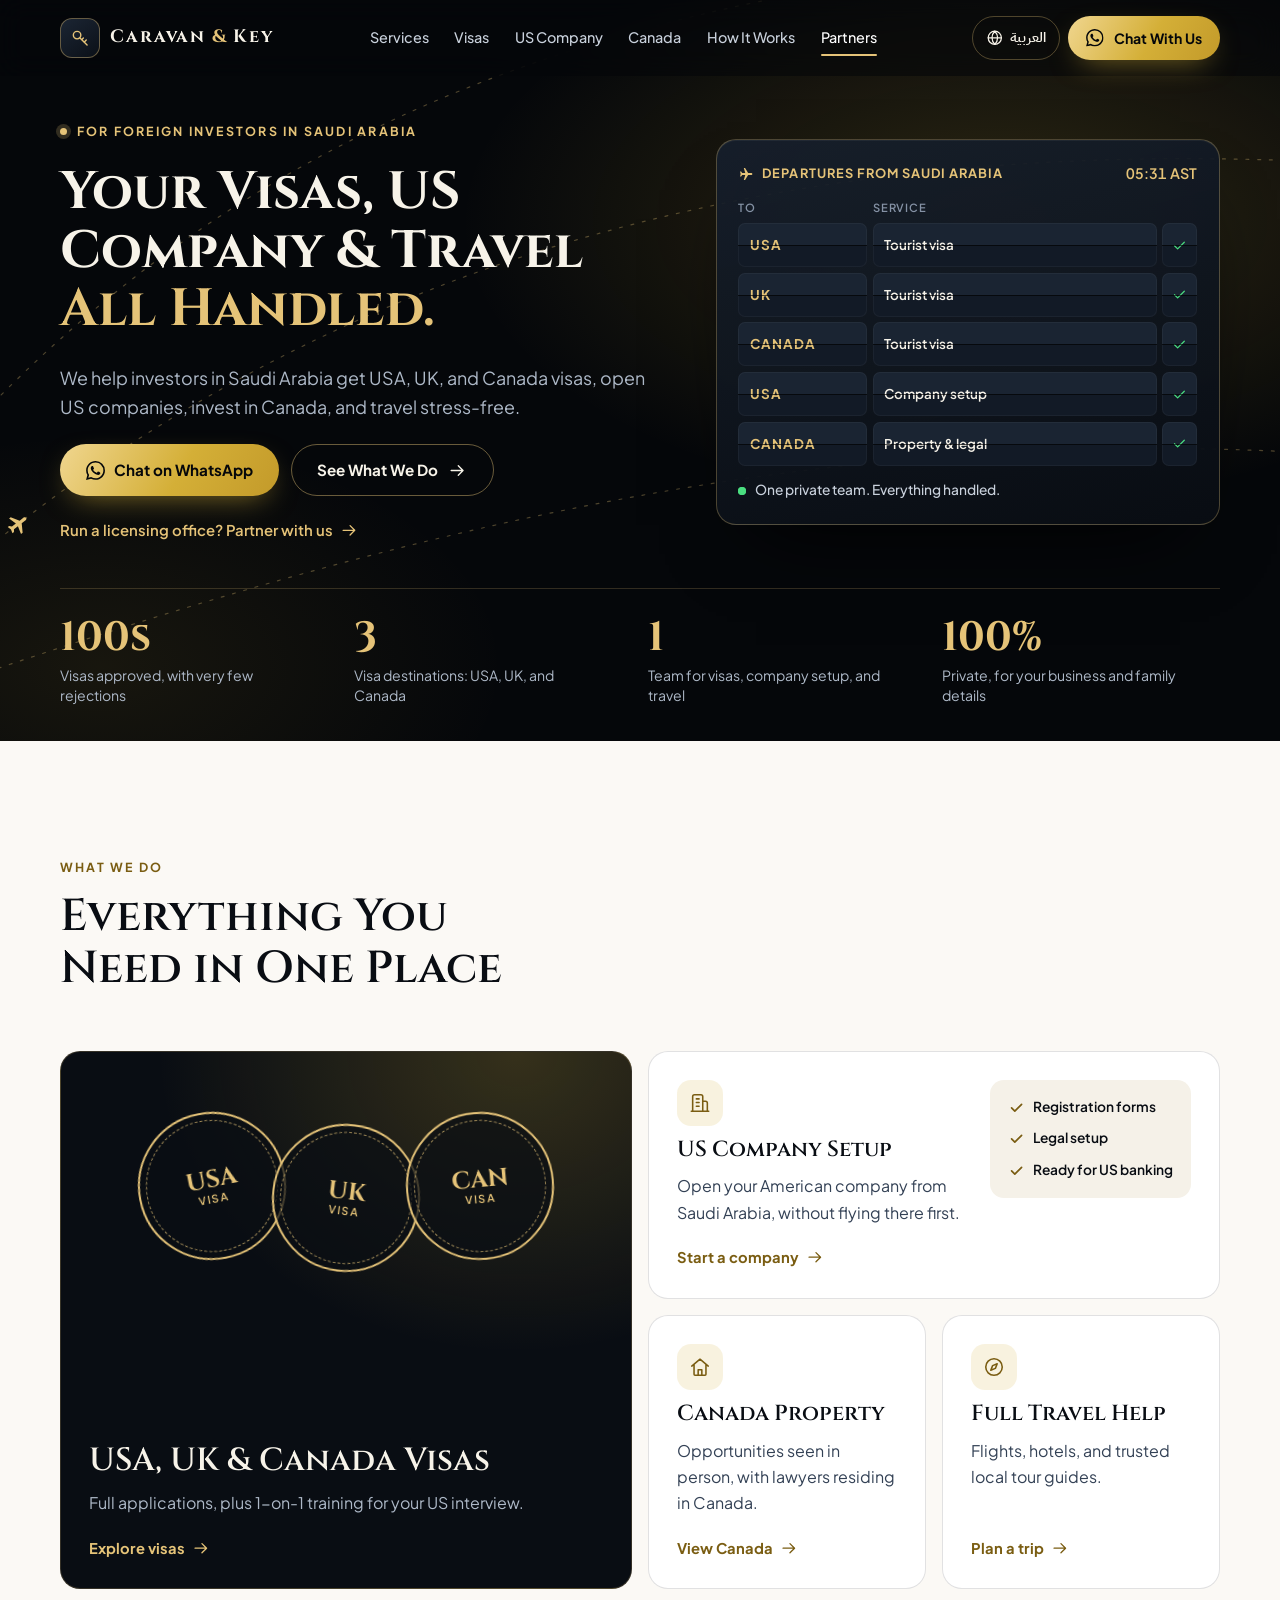
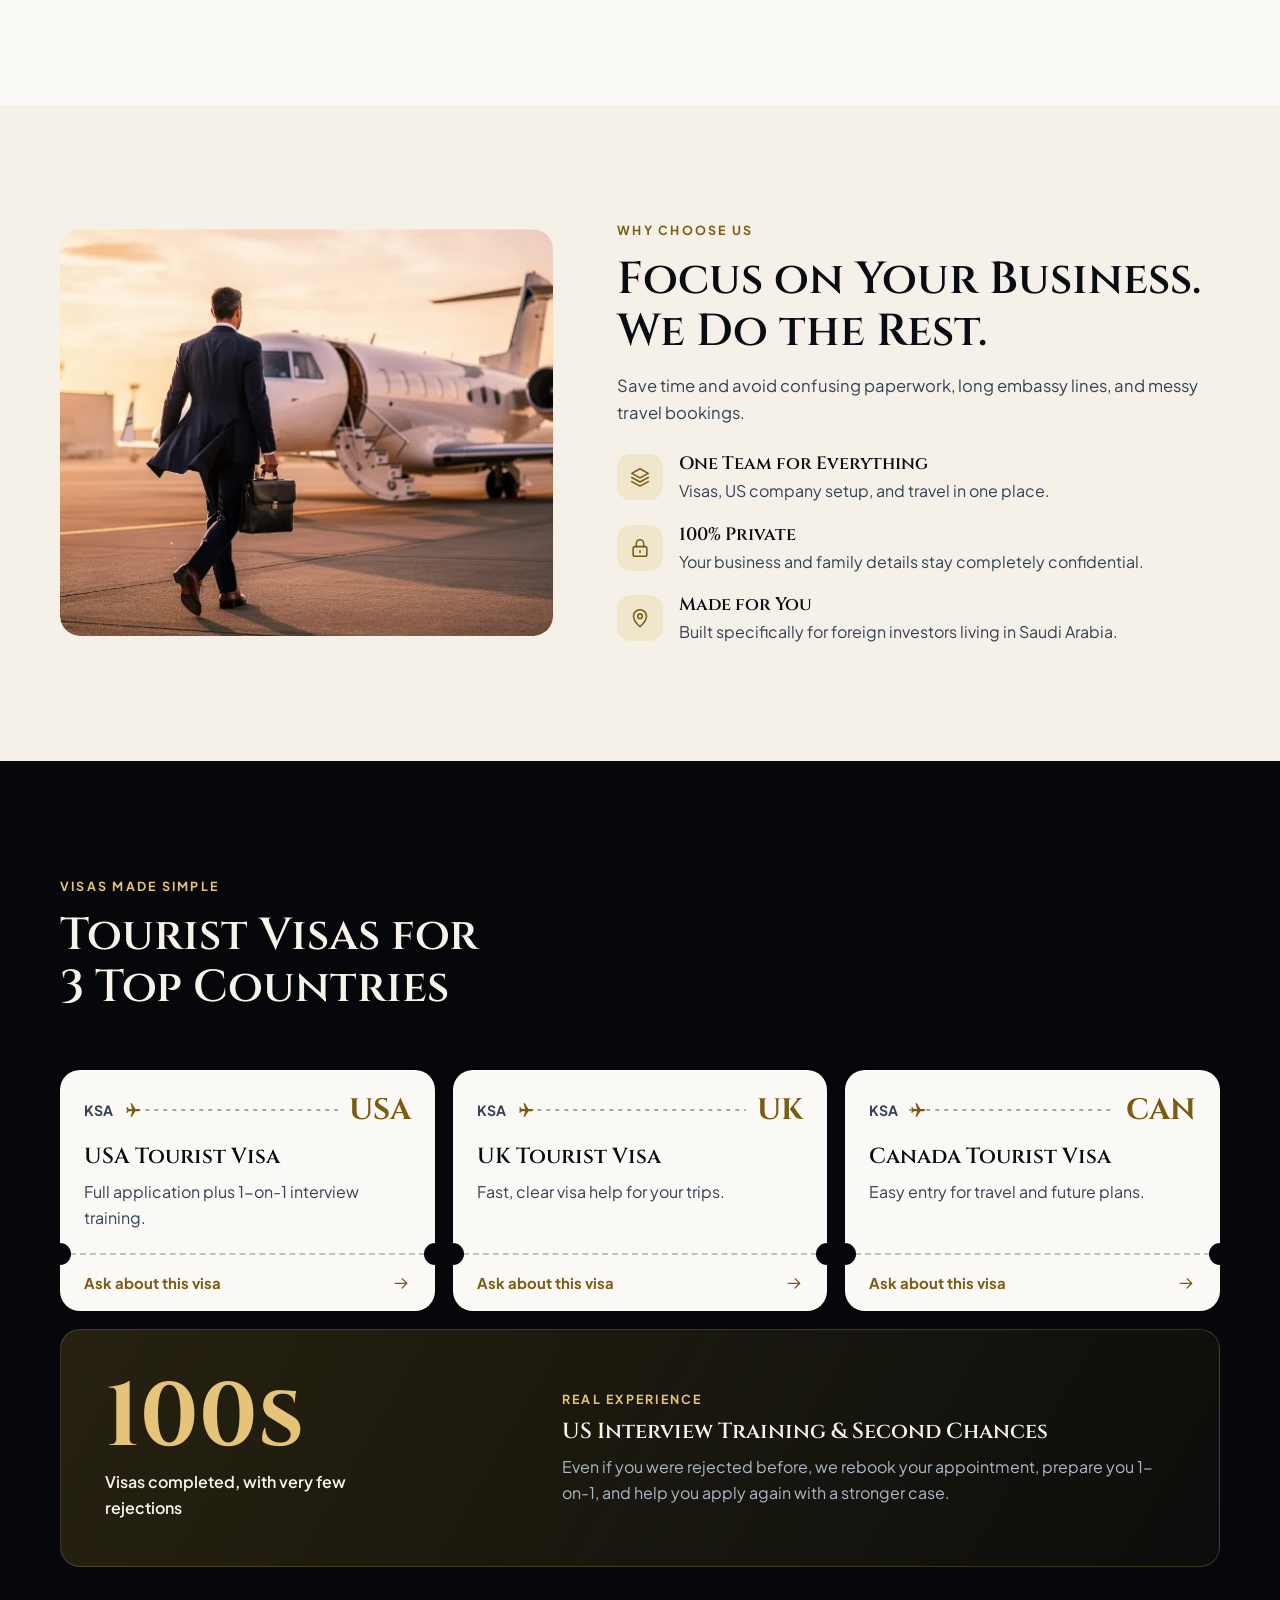
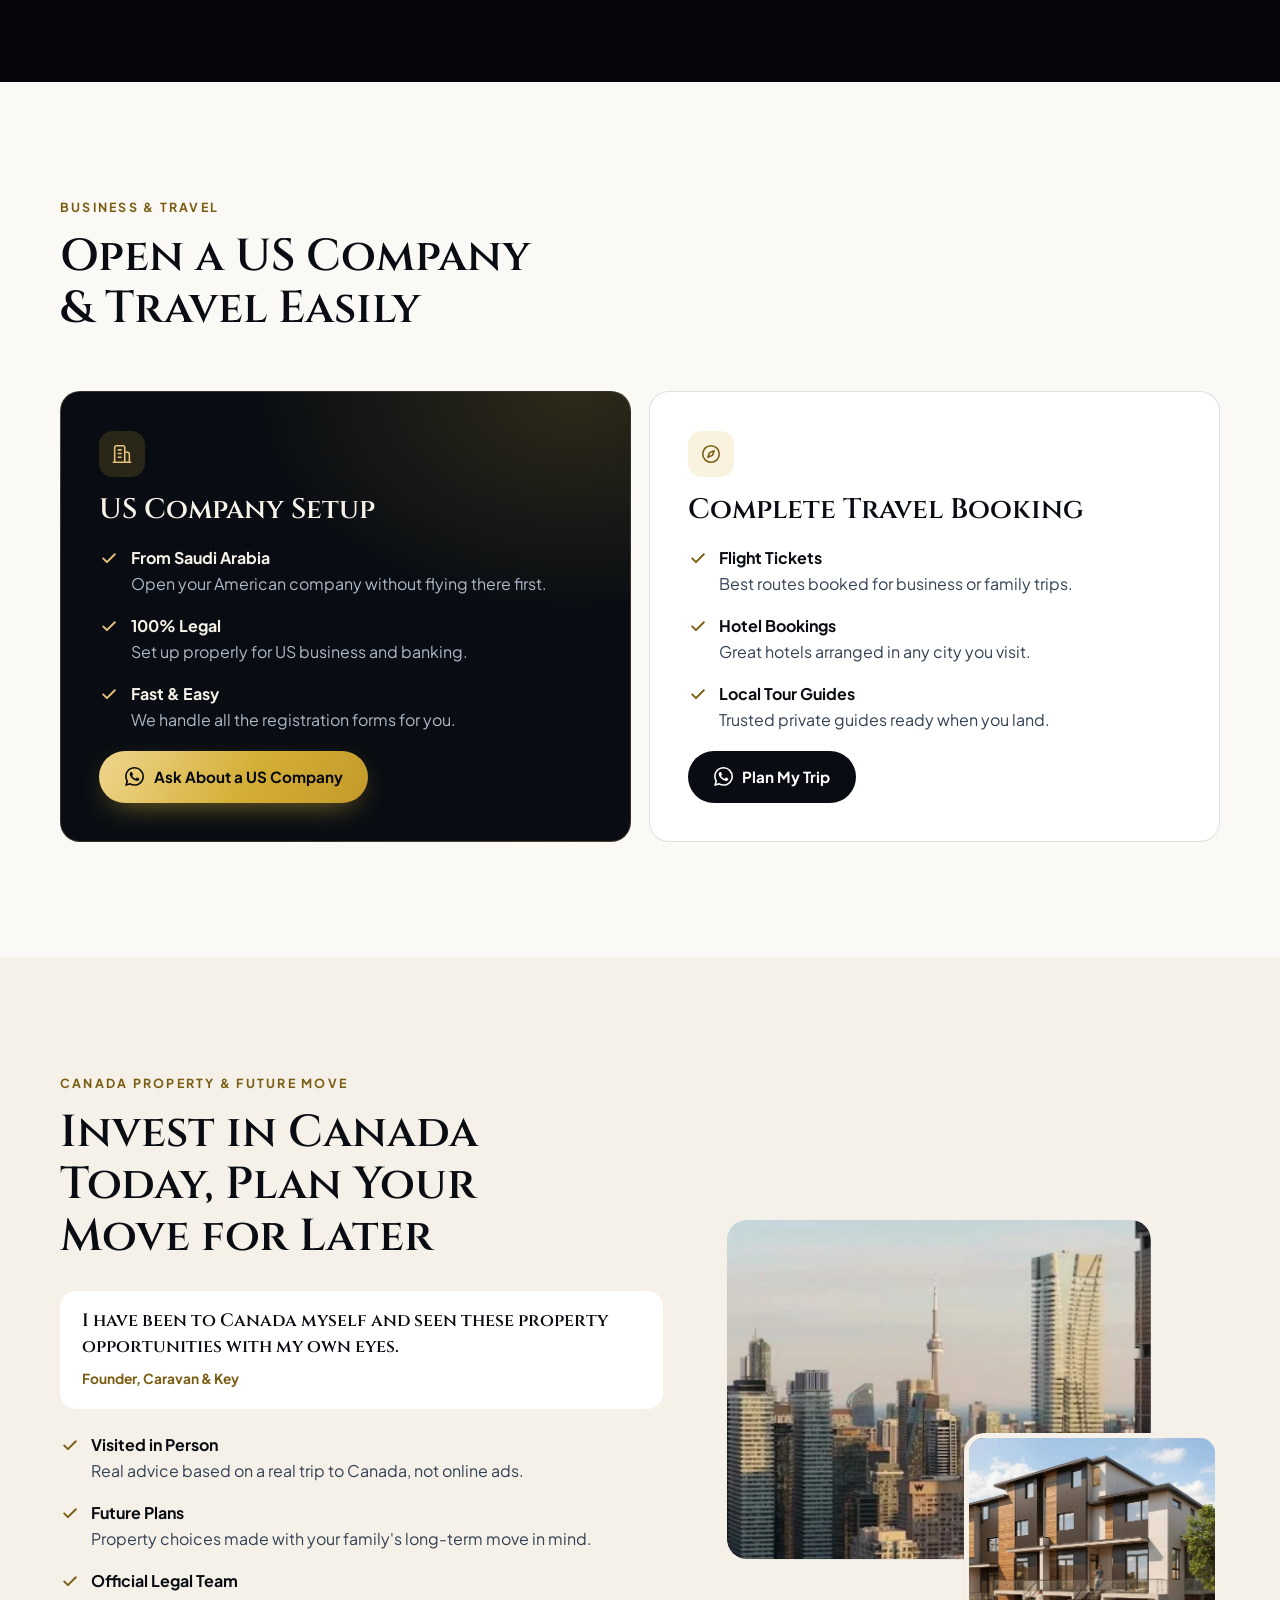
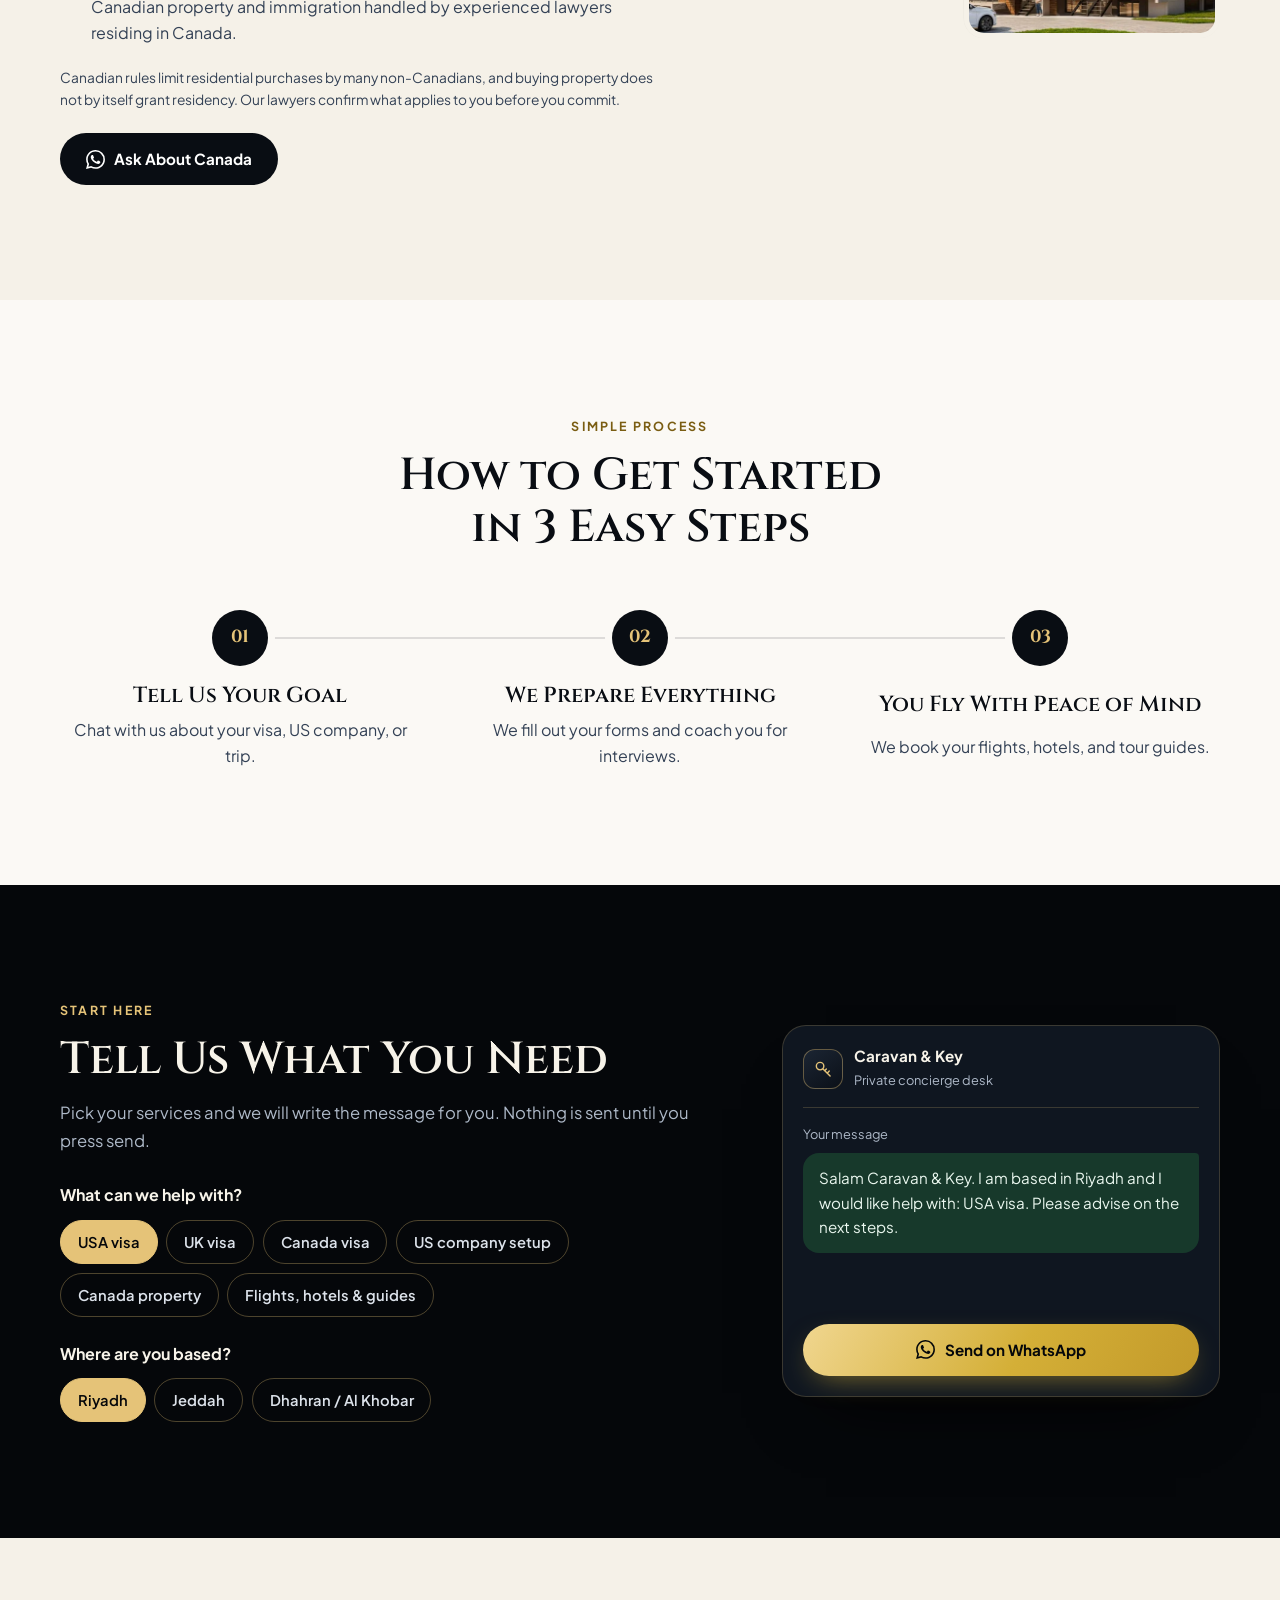
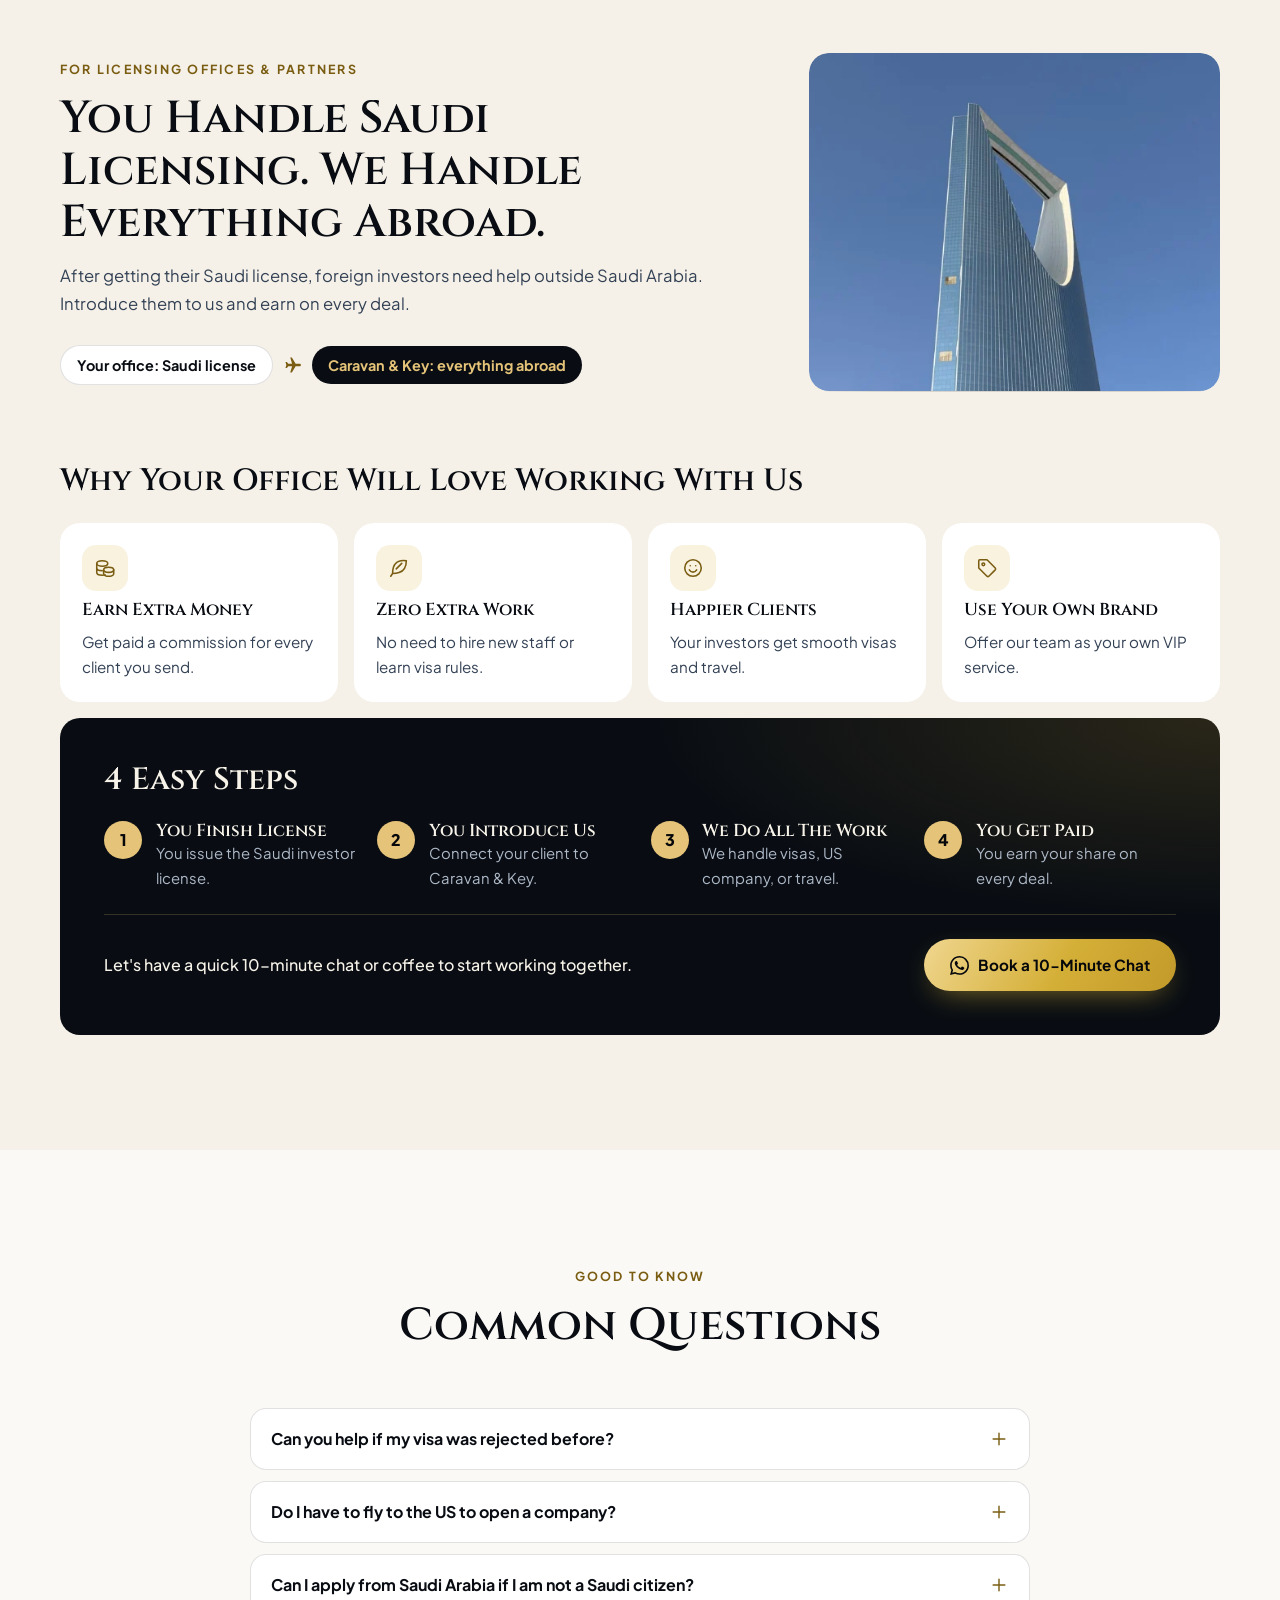
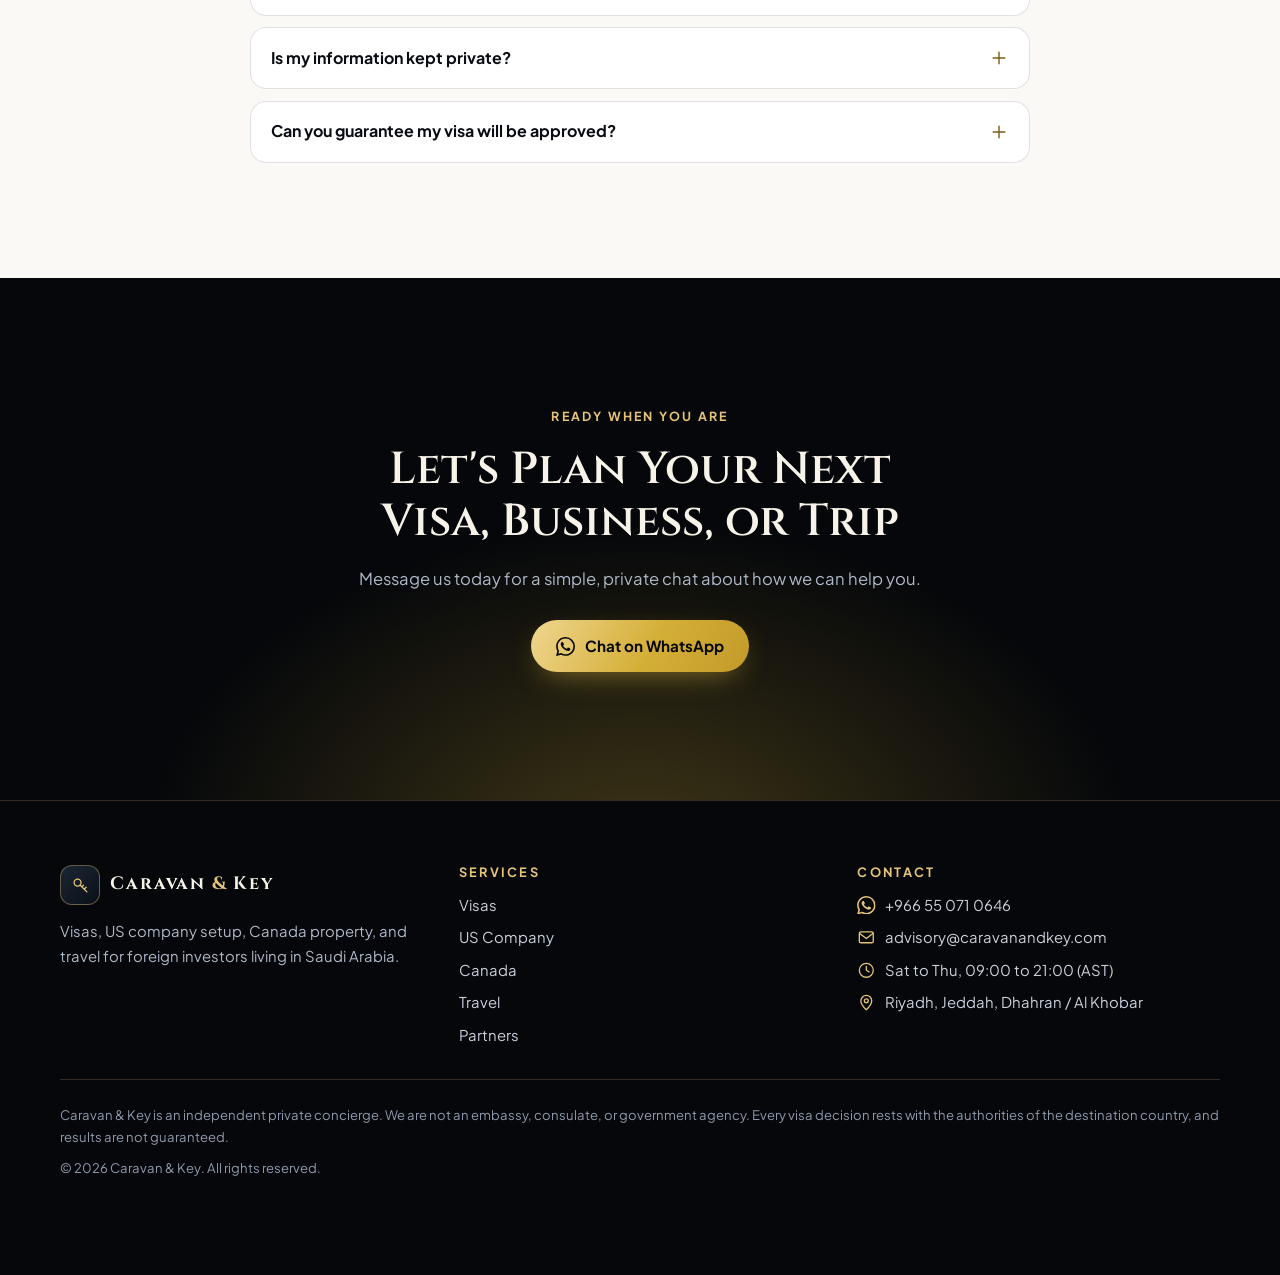
<file: index.html>
<!doctype html>
<html lang="en" dir="ltr">
<head>
  <meta charset="utf-8">
  <meta name="viewport" content="width=device-width, initial-scale=1, viewport-fit=cover">
  <title>Caravan &amp; Key | Visas, US Company Setup &amp; Travel for Investors in Saudi Arabia</title>
  <meta name="description" content="We help foreign investors in Saudi Arabia get USA, UK, and Canada visas, open US companies, invest in Canada, and travel stress-free.">
  <meta name="theme-color" content="#05070A">
  <meta property="og:type" content="website">
  <meta property="og:title" content="Caravan &amp; Key | Your Visas, US Company &amp; Travel, All Handled">
  <meta property="og:description" content="One private team for foreign investors in Saudi Arabia: visas, US company setup, Canada property, and travel.">
  <meta property="og:image" content="assets/executive-jet.webp">
  <link rel="icon" href="data:image/svg+xml,%3Csvg xmlns='http://www.w3.org/2000/svg' viewBox='0 0 32 32'%3E%3Crect width='32' height='32' rx='7' fill='%2305070A'/%3E%3Ccircle cx='12' cy='12' r='5' fill='none' stroke='%23E5C378' stroke-width='2.4'/%3E%3Cpath d='M15.5 15.5 25 25m-4-4 3-3m-6 0 2.5-2.5' stroke='%23E5C378' stroke-width='2.4' stroke-linecap='round'/%3E%3C/svg%3E">

  <!-- Sets language and direction before first paint so RTL visitors never see a flipped layout -->
  <script>
    (function () {
      var root = document.documentElement, lang;
      try { lang = new URLSearchParams(location.search).get('lang') || localStorage.getItem('ck-lang'); } catch (e) {}
      if (lang !== 'ar' && lang !== 'en') { lang = (navigator.language || '').slice(0, 2) === 'ar' ? 'ar' : 'en'; }
      root.lang = lang;
      root.dir = lang === 'ar' ? 'rtl' : 'ltr';
      root.classList.add('js');
    })();
  </script>

  <link rel="preconnect" href="https://fonts.googleapis.com">
  <link rel="preconnect" href="https://fonts.gstatic.com" crossorigin>
  <link href="https://fonts.googleapis.com/css2?family=Cinzel:wght@500;600;700&family=El+Messiri:wght@500;600;700&family=IBM+Plex+Sans+Arabic:wght@400;500;600;700&family=Plus+Jakarta+Sans:wght@400;500;600;700&display=swap" rel="stylesheet">
  <link rel="stylesheet" href="assets/site.css">
</head>
<body>

  <!-- Icon sprite -->
  <svg width="0" height="0" style="position:absolute" aria-hidden="true" focusable="false">
    <defs>
      <symbol id="i-whatsapp" viewBox="0 0 24 24"><path fill="currentColor" stroke="none" d="M17.472 14.382c-.297-.149-1.758-.867-2.03-.967-.273-.099-.471-.148-.67.15-.197.297-.767.966-.94 1.164-.173.199-.347.223-.644.075-.297-.15-1.255-.463-2.39-1.475-.883-.788-1.48-1.761-1.653-2.059-.173-.297-.018-.458.13-.606.134-.133.298-.347.446-.52.149-.174.198-.298.298-.497.099-.198.05-.371-.025-.52-.075-.149-.669-1.612-.916-2.207-.242-.579-.487-.5-.669-.51-.173-.008-.371-.01-.57-.01-.198 0-.52.074-.792.372-.272.297-1.04 1.016-1.04 2.479 0 1.462 1.065 2.875 1.213 3.074.149.198 2.096 3.2 5.077 4.487.709.306 1.262.489 1.694.625.712.227 1.36.195 1.871.118.571-.085 1.758-.719 2.006-1.413.248-.694.248-1.289.173-1.413-.074-.124-.272-.198-.57-.347m-5.421 7.403h-.004a9.87 9.87 0 01-5.031-1.378l-.361-.214-3.741.982.998-3.648-.235-.374a9.86 9.86 0 01-1.51-5.26c.001-5.45 4.436-9.884 9.888-9.884 2.64 0 5.122 1.03 6.988 2.898a9.825 9.825 0 012.893 6.994c-.003 5.45-4.437 9.884-9.885 9.884m8.413-18.297A11.815 11.815 0 0012.05 0C5.495 0 .16 5.335.157 11.892c0 2.096.547 4.142 1.588 5.945L.057 24l6.305-1.654a11.882 11.882 0 005.683 1.448h.005c6.554 0 11.89-5.335 11.893-11.893a11.821 11.821 0 00-3.48-8.413z"/></symbol>
      <symbol id="i-key" viewBox="0 0 24 24"><circle cx="8.5" cy="8.5" r="4.5"/><path d="m12 12 8.5 8.5M17 17l2.5-2.5M14 14l2-2"/></symbol>
      <symbol id="i-arrow" viewBox="0 0 24 24"><path d="M4 12h15M13 6l6 6-6 6"/></symbol>
      <symbol id="i-plane" viewBox="0 0 24 24"><path fill="currentColor" stroke="none" d="M21.5 12c0-.9-.8-1.5-1.7-1.5h-4.6L10.6 3H8.7l2.2 7.5H6.3L4.7 8.4H3l1 3.6-1 3.6h1.7l1.6-2.1h4.6L8.7 21h1.9l4.6-7.5h4.6c.9 0 1.7-.6 1.7-1.5z"/></symbol>
      <symbol id="i-passport" viewBox="0 0 24 24"><rect x="5" y="3" width="14" height="18" rx="2"/><circle cx="12" cy="10" r="3.2"/><path d="M9 17h6"/></symbol>
      <symbol id="i-building" viewBox="0 0 24 24"><path d="M4 21V5a2 2 0 0 1 2-2h7a2 2 0 0 1 2 2v16M15 10h3a2 2 0 0 1 2 2v9M2.5 21h19M8 7.5h3M8 11.5h3M8 15.5h3"/></symbol>
      <symbol id="i-home" viewBox="0 0 24 24"><path d="m3 11 9-7.5L21 11M5.5 9.5V20a1 1 0 0 0 1 1h11a1 1 0 0 0 1-1V9.5M10 21v-6h4v6"/></symbol>
      <symbol id="i-compass" viewBox="0 0 24 24"><circle cx="12" cy="12" r="9"/><path d="m15.5 8.5-2 5-5 2 2-5z"/></symbol>
      <symbol id="i-layers" viewBox="0 0 24 24"><path d="m12 3 9 5-9 5-9-5zM3 12.5l9 5 9-5M3 17l9 5 9-5"/></symbol>
      <symbol id="i-lock" viewBox="0 0 24 24"><rect x="4.5" y="10.5" width="15" height="10.5" rx="2"/><path d="M8 10.5V7a4 4 0 0 1 8 0v3.5M12 15v2"/></symbol>
      <symbol id="i-pin" viewBox="0 0 24 24"><path d="M12 21.5s7-6.2 7-11.5a7 7 0 1 0-14 0c0 5.3 7 11.5 7 11.5z"/><circle cx="12" cy="10" r="2.5"/></symbol>
      <symbol id="i-check" viewBox="0 0 24 24"><path d="m5 12.5 4.5 4.5L19 7.5"/></symbol>
      <symbol id="i-coins" viewBox="0 0 24 24"><ellipse cx="9" cy="7" rx="6" ry="3"/><path d="M3 7v5c0 1.7 2.7 3 6 3M3 12v5c0 1.7 2.7 3 6 3 1.2 0 2.300-.2 3.200-.5"/><ellipse cx="16" cy="14" rx="5.500" ry="2.800"/><path d="M10.500 14v4.200c0 1.500 2.500 2.800 5.500 2.800s5.500-1.300 5.500-2.800V14"/></symbol>
      <symbol id="i-feather" viewBox="0 0 24 24"><path d="M20 4c-6-1-12 1-14 7-.8 2.500-1 5-1 7l-2 3M5 18c2 0 4.500-.2 7-1 6-2 8-8 8-13M9 13l6-6"/></symbol>
      <symbol id="i-smile" viewBox="0 0 24 24"><circle cx="12" cy="12" r="9"/><path d="M8 14s1.500 2.500 4 2.500 4-2.500 4-2.500M9 9.500h.01M15 9.500h.01"/></symbol>
      <symbol id="i-tag" viewBox="0 0 24 24"><path d="M3 12V4a1 1 0 0 1 1-1h8l9 9a1.500 1.500 0 0 1 0 2l-7 7a1.500 1.500 0 0 1-2 0z"/><circle cx="8" cy="8" r="1.500"/></symbol>
      <symbol id="i-menu" viewBox="0 0 24 24"><path d="M4 7.500h16M4 12h16M4 16.500h16"/></symbol>
      <symbol id="i-close" viewBox="0 0 24 24"><path d="m6 6 12 12M18 6 6 18"/></symbol>
      <symbol id="i-plus" viewBox="0 0 24 24"><path d="M12 5v14M5 12h14"/></symbol>
      <symbol id="i-globe" viewBox="0 0 24 24"><circle cx="12" cy="12" r="9"/><path d="M3 12h18M12 3c2.500 2.500 3.800 5.500 3.800 9s-1.300 6.500-3.800 9c-2.500-2.500-3.800-5.500-3.800-9S9.500 5.500 12 3z"/></symbol>
      <symbol id="i-mail" viewBox="0 0 24 24"><rect x="3" y="5" width="18" height="14" rx="2"/><path d="m3.500 7 8.500 6.500L20.500 7"/></symbol>
      <symbol id="i-clock" viewBox="0 0 24 24"><circle cx="12" cy="12" r="9"/><path d="M12 7v5l3.500 2"/></symbol>
    </defs>
  </svg>

  <a class="skip" href="#main" data-i18n="skip">Skip to content</a>

  <!-- Header -->
  <header class="site-head" id="top">
    <div class="wrap site-head__row">
      <a class="brand" href="#top" aria-label="Caravan &amp; Key">
        <span class="brand__mark"><svg class="ico"><use href="#i-key"/></svg></span>
        <span class="brand__name" dir="ltr">Caravan <b>&amp;</b> Key</span>
      </a>

      <nav class="nav" aria-label="Main" data-i18n-attr="aria-label:navLabel">
        <a href="#services" data-i18n="navServices">Services</a>
        <a href="#visas" data-i18n="navVisas">Visas</a>
        <a href="#company" data-i18n="navCompany">US Company</a>
        <a href="#canada" data-i18n="navCanada">Canada</a>
        <a href="#how" data-i18n="navHow">How It Works</a>
        <a href="#partners" data-i18n="navPartners">Partners</a>
      </nav>

      <div class="site-head__actions">
        <button class="lang" type="button" id="langToggle" aria-label="Switch language to Arabic">
          <svg class="ico"><use href="#i-globe"/></svg>
          <span id="langLabel">العربية</span>
        </button>
        <a class="btn btn--gold btn--sm site-head__cta" data-wa="general" href="https://wa.me/966550710646" target="_blank" rel="noopener">
          <svg class="ico"><use href="#i-whatsapp"/></svg>
          <span data-i18n="ctaChatShort">Chat With Us</span>
        </a>
        <button class="burger" type="button" id="menuToggle" aria-expanded="false" aria-controls="mobileNav" aria-label="Open menu" data-i18n-attr="aria-label:menuOpen">
          <svg class="ico burger__open"><use href="#i-menu"/></svg>
          <svg class="ico burger__close"><use href="#i-close"/></svg>
        </button>
      </div>
    </div>
    <span class="progress" id="progress" aria-hidden="true"></span>
  </header>

  <!-- Mobile navigation -->
  <div class="sheet" id="mobileNav">
    <nav class="sheet__links" aria-label="Mobile" data-i18n-attr="aria-label:navLabel">
      <a href="#services" data-i18n="navServices">Services</a>
      <a href="#visas" data-i18n="navVisas">Visas</a>
      <a href="#company" data-i18n="navCompany">US Company</a>
      <a href="#canada" data-i18n="navCanada">Canada</a>
      <a href="#how" data-i18n="navHow">How It Works</a>
      <a href="#partners" data-i18n="navPartners">Partners</a>
    </nav>
    <a class="btn btn--gold btn--block" data-wa="general" href="https://wa.me/966550710646" target="_blank" rel="noopener">
      <svg class="ico"><use href="#i-whatsapp"/></svg>
      <span data-i18n="ctaChat">Chat on WhatsApp</span>
    </a>
  </div>

  <main id="main">

    <!-- Hero -->
    <section class="hero dark">
      <div class="hero__glow" aria-hidden="true"></div>
      <svg class="hero__routes" viewBox="0 0 1440 760" preserveAspectRatio="xMidYMid slice" aria-hidden="true">
        <g fill="none" stroke="#E5C378" stroke-opacity=".32" stroke-width="1.200" stroke-dasharray="3 9" stroke-linecap="round">
          <path id="routeA" d="M-40 640C300 330 760 120 1490 170"/>
          <path d="M-40 720C420 560 900 420 1490 470"/>
          <path d="M-40 520C260 160 620 10 1120-40"/>
        </g>
        <g class="hero__plane" fill="#E5C378">
          <path d="M14 0c0-1-.9-1.700-1.900-1.700H7L1.800-10H-.3L2.100-1.700H-3L-4.800-4H-6.700l1.100 4-1.100 4h1.900L-3 1.700h5.100L-.3 10h2.100L7 1.700h5.100C13.100 1.700 14 1 14 0z"/>
          <animateMotion dur="26s" repeatCount="indefinite" rotate="auto"><mpath href="#routeA"/></animateMotion>
        </g>
      </svg>

      <div class="wrap hero__grid">
        <div class="hero__copy">
          <p class="eyebrow hero__eyebrow"><span class="dot"></span><span data-i18n="heroEyebrow">For foreign investors in Saudi Arabia</span></p>
          <h1 class="hero__title" id="heroTitle" data-i18n="heroTitle">Your Visas, US Company &amp; Travel <em>All Handled.</em></h1>
          <p class="hero__lead rise" style="--d:.55s" data-i18n="heroLead">We help investors in Saudi Arabia get USA, UK, and Canada visas, open US companies, invest in Canada, and travel stress-free.</p>
          <div class="hero__cta rise" style="--d:.7s">
            <a class="btn btn--gold" data-wa="general" href="https://wa.me/966550710646" target="_blank" rel="noopener">
              <svg class="ico"><use href="#i-whatsapp"/></svg>
              <span data-i18n="ctaChat">Chat on WhatsApp</span>
            </a>
            <a class="btn btn--ghost" href="#services">
              <span data-i18n="ctaSee">See What We Do</span>
              <svg class="ico ico--dir"><use href="#i-arrow"/></svg>
            </a>
          </div>
          <a class="hero__partner rise" style="--d:.85s" href="#partners">
            <span data-i18n="heroPartner">Run a licensing office? Partner with us</span>
            <svg class="ico ico--dir"><use href="#i-arrow"/></svg>
          </a>
        </div>

        <div class="board rise" style="--d:.45s" role="img" aria-label="Departure board listing our services: visas for the USA, UK, and Canada, US company setup, Canada property, and travel booking." data-i18n-attr="aria-label:boardLabel">
          <div class="board__head">
            <span class="board__title"><svg class="ico ico--dir"><use href="#i-plane"/></svg><span data-i18n="boardTitle">Departures from Saudi Arabia</span></span>
            <time class="board__clock" id="boardClock" dir="ltr">--:--</time>
          </div>
          <div class="board__cols" aria-hidden="true">
            <span data-i18n="boardTo">To</span>
            <span data-i18n="boardService">Service</span>
            <span data-i18n="boardStatus">Status</span>
          </div>
          <ul class="board__rows" id="boardRows"></ul>
          <p class="board__foot"><span class="pulse"></span><span data-i18n="boardFoot">One private team. Everything handled.</span></p>
        </div>
      </div>

      <div class="wrap">
        <dl class="stats" data-reveal>
          <div class="stat"><dt data-i18n="stat1Label">Visas approved, with very few rejections</dt><dd data-count="100" data-i18n="stat1">100s</dd></div>
          <div class="stat"><dt data-i18n="stat2Label">Visa destinations: USA, UK, and Canada</dt><dd data-count="3" data-i18n="stat2">3</dd></div>
          <div class="stat"><dt data-i18n="stat3Label">Team for visas, company setup, and travel</dt><dd data-count="1" data-i18n="stat3">1</dd></div>
          <div class="stat"><dt data-i18n="stat4Label">Private, for your business and family details</dt><dd data-count="100" data-i18n="stat4">100%</dd></div>
        </dl>
      </div>
    </section>

    <!-- Services -->
    <section class="section" id="services">
      <div class="wrap">
        <header class="head" data-reveal>
          <p class="eyebrow" data-i18n="svcEyebrow">What we do</p>
          <h2 data-i18n="svcTitle">Everything You Need in One Place</h2>
        </header>

        <div class="bento">
          <a class="tile tile--visa dark" href="#visas" data-reveal>
            <div class="stamps" aria-hidden="true">
              <span class="stamp stamp--a"><b dir="ltr">USA</b><small data-i18n="stampVisa">Visa</small></span>
              <span class="stamp stamp--b"><b dir="ltr">UK</b><small data-i18n="stampVisa">Visa</small></span>
              <span class="stamp stamp--c"><b dir="ltr">CAN</b><small data-i18n="stampVisa">Visa</small></span>
            </div>
            <div class="tile__body">
              <h3 data-i18n="svc1Title">USA, UK &amp; Canada Visas</h3>
              <p data-i18n="svc1Text">Full applications, plus 1-on-1 training for your US interview.</p>
              <span class="more"><span data-i18n="svc1More">Explore visas</span><svg class="ico ico--dir"><use href="#i-arrow"/></svg></span>
            </div>
          </a>

          <a class="tile tile--company" href="#company" data-reveal>
            <div class="tile__body">
              <span class="badge"><svg class="ico"><use href="#i-building"/></svg></span>
              <h3 data-i18n="svc2Title">US Company Setup</h3>
              <p data-i18n="svc2Text">Open your American company from Saudi Arabia, without flying there first.</p>
              <span class="more"><span data-i18n="svc2More">Start a company</span><svg class="ico ico--dir"><use href="#i-arrow"/></svg></span>
            </div>
            <ul class="ticks" aria-hidden="true">
              <li><svg class="ico"><use href="#i-check"/></svg><span data-i18n="tick1">Registration forms</span></li>
              <li><svg class="ico"><use href="#i-check"/></svg><span data-i18n="tick2">Legal setup</span></li>
              <li><svg class="ico"><use href="#i-check"/></svg><span data-i18n="tick3">Ready for US banking</span></li>
            </ul>
          </a>

          <a class="tile" href="#canada" data-reveal>
            <span class="badge"><svg class="ico"><use href="#i-home"/></svg></span>
            <h3 data-i18n="svc3Title">Canada Property</h3>
            <p data-i18n="svc3Text">Opportunities seen in person, with lawyers residing in Canada.</p>
            <span class="more"><span data-i18n="svc3More">View Canada</span><svg class="ico ico--dir"><use href="#i-arrow"/></svg></span>
          </a>

          <a class="tile" href="#travel" data-reveal>
            <span class="badge"><svg class="ico"><use href="#i-compass"/></svg></span>
            <h3 data-i18n="svc4Title">Full Travel Help</h3>
            <p data-i18n="svc4Text">Flights, hotels, and trusted local tour guides.</p>
            <span class="more"><span data-i18n="svc4More">Plan a trip</span><svg class="ico ico--dir"><use href="#i-arrow"/></svg></span>
          </a>
        </div>
      </div>
    </section>

    <!-- Why -->
    <section class="section section--sand" id="why">
      <div class="wrap split">
        <figure class="photo photo--why" data-reveal="img">
          <img src="assets/executive-jet.webp" width="506" height="417" loading="lazy" alt="An executive with a briefcase walking toward a private jet at sunset" data-i18n-attr="alt:altJet">
        </figure>
        <div>
          <header class="head head--tight" data-reveal>
            <p class="eyebrow" data-i18n="whyEyebrow">Why choose us</p>
            <h2 data-i18n="whyTitle">Focus on Your Business. We Do the Rest.</h2>
            <p class="lead" data-i18n="whyLead">Save time and avoid confusing paperwork, long embassy lines, and messy travel bookings.</p>
          </header>
          <ul class="points">
            <li data-reveal><span class="badge"><svg class="ico"><use href="#i-layers"/></svg></span><div><h3 data-i18n="why1Title">One Team for Everything</h3><p data-i18n="why1Text">Visas, US company setup, and travel in one place.</p></div></li>
            <li data-reveal><span class="badge"><svg class="ico"><use href="#i-lock"/></svg></span><div><h3 data-i18n="why2Title">100% Private</h3><p data-i18n="why2Text">Your business and family details stay completely confidential.</p></div></li>
            <li data-reveal><span class="badge"><svg class="ico"><use href="#i-pin"/></svg></span><div><h3 data-i18n="why3Title">Made for You</h3><p data-i18n="why3Text">Built specifically for foreign investors living in Saudi Arabia.</p></div></li>
          </ul>
        </div>
      </div>
    </section>

    <!-- Visas -->
    <section class="section dark" id="visas">
      <div class="wrap">
        <header class="head" data-reveal>
          <p class="eyebrow" data-i18n="visaEyebrow">Visas made simple</p>
          <h2 data-i18n="visaTitle">Tourist Visas for 3 Top Countries</h2>
        </header>

        <div class="tickets">
          <article class="ticket" data-reveal>
            <div class="ticket__main">
              <div class="ticket__route" aria-hidden="true"><span data-i18n="routeFrom">KSA</span><i class="ticket__line"><svg class="ico ico--dir"><use href="#i-plane"/></svg></i><b data-i18n="routeUsa">USA</b></div>
              <h3 data-i18n="visa1Title">USA Tourist Visa</h3>
              <p data-i18n="visa1Text">Full application plus 1-on-1 interview training.</p>
            </div>
            <a class="ticket__stub" data-wa="usa" href="https://wa.me/966550710646" target="_blank" rel="noopener"><span data-i18n="visaAsk">Ask about this visa</span><svg class="ico ico--dir"><use href="#i-arrow"/></svg></a>
          </article>

          <article class="ticket" data-reveal>
            <div class="ticket__main">
              <div class="ticket__route" aria-hidden="true"><span data-i18n="routeFrom">KSA</span><i class="ticket__line"><svg class="ico ico--dir"><use href="#i-plane"/></svg></i><b data-i18n="routeUk">UK</b></div>
              <h3 data-i18n="visa2Title">UK Tourist Visa</h3>
              <p data-i18n="visa2Text">Fast, clear visa help for your trips.</p>
            </div>
            <a class="ticket__stub" data-wa="uk" href="https://wa.me/966550710646" target="_blank" rel="noopener"><span data-i18n="visaAsk">Ask about this visa</span><svg class="ico ico--dir"><use href="#i-arrow"/></svg></a>
          </article>

          <article class="ticket" data-reveal>
            <div class="ticket__main">
              <div class="ticket__route" aria-hidden="true"><span data-i18n="routeFrom">KSA</span><i class="ticket__line"><svg class="ico ico--dir"><use href="#i-plane"/></svg></i><b data-i18n="routeCan">CAN</b></div>
              <h3 data-i18n="visa3Title">Canada Tourist Visa</h3>
              <p data-i18n="visa3Text">Easy entry for travel and future plans.</p>
            </div>
            <a class="ticket__stub" data-wa="canada" href="https://wa.me/966550710646" target="_blank" rel="noopener"><span data-i18n="visaAsk">Ask about this visa</span><svg class="ico ico--dir"><use href="#i-arrow"/></svg></a>
          </article>
        </div>

        <div class="proof" data-reveal>
          <div class="proof__num">
            <strong data-count="100" data-i18n="stat1">100s</strong>
            <span data-i18n="proofNum">Visas completed, with very few rejections</span>
          </div>
          <div class="proof__text">
            <p class="eyebrow" data-i18n="proofEyebrow">Real experience</p>
            <h3 data-i18n="proofTitle">US Interview Training &amp; Second Chances</h3>
            <p data-i18n="proofText">Even if you were rejected before, we rebook your appointment, prepare you 1-on-1, and help you apply again with a stronger case.</p>
          </div>
        </div>
      </div>
    </section>

    <!-- US company + travel -->
    <section class="section" id="company">
      <div class="wrap">
        <header class="head" data-reveal>
          <p class="eyebrow" data-i18n="bizEyebrow">Business &amp; travel</p>
          <h2 data-i18n="bizTitle">Open a US Company &amp; Travel Easily</h2>
        </header>

        <div class="duo">
          <article class="panel panel--dark dark" data-reveal>
            <span class="badge"><svg class="ico"><use href="#i-building"/></svg></span>
            <h3 data-i18n="bizA">US Company Setup</h3>
            <ul class="list">
              <li><svg class="ico"><use href="#i-check"/></svg><p><b data-i18n="bizA1T">From Saudi Arabia</b> <span data-i18n="bizA1">Open your American company without flying there first.</span></p></li>
              <li><svg class="ico"><use href="#i-check"/></svg><p><b data-i18n="bizA2T">100% Legal</b> <span data-i18n="bizA2">Set up properly for US business and banking.</span></p></li>
              <li><svg class="ico"><use href="#i-check"/></svg><p><b data-i18n="bizA3T">Fast &amp; Easy</b> <span data-i18n="bizA3">We handle all the registration forms for you.</span></p></li>
            </ul>
            <a class="btn btn--gold" data-wa="company" href="https://wa.me/966550710646" target="_blank" rel="noopener"><svg class="ico"><use href="#i-whatsapp"/></svg><span data-i18n="bizACta">Ask About a US Company</span></a>
          </article>

          <article class="panel" id="travel" data-reveal>
            <span class="badge"><svg class="ico"><use href="#i-compass"/></svg></span>
            <h3 data-i18n="bizB">Complete Travel Booking</h3>
            <ul class="list">
              <li><svg class="ico"><use href="#i-check"/></svg><p><b data-i18n="bizB1T">Flight Tickets</b> <span data-i18n="bizB1">Best routes booked for business or family trips.</span></p></li>
              <li><svg class="ico"><use href="#i-check"/></svg><p><b data-i18n="bizB2T">Hotel Bookings</b> <span data-i18n="bizB2">Great hotels arranged in any city you visit.</span></p></li>
              <li><svg class="ico"><use href="#i-check"/></svg><p><b data-i18n="bizB3T">Local Tour Guides</b> <span data-i18n="bizB3">Trusted private guides ready when you land.</span></p></li>
            </ul>
            <a class="btn btn--dark" data-wa="travel" href="https://wa.me/966550710646" target="_blank" rel="noopener"><svg class="ico"><use href="#i-whatsapp"/></svg><span data-i18n="bizBCta">Plan My Trip</span></a>
          </article>
        </div>
      </div>
    </section>

    <!-- Canada -->
    <section class="section section--sand" id="canada">
      <div class="wrap split split--flip">
        <div class="collage">
          <figure class="photo collage__a" data-reveal="img">
            <img src="assets/toronto-skyline.webp" width="506" height="417" loading="lazy" alt="Toronto skyline with the CN Tower at golden hour" data-i18n-attr="alt:altToronto">
          </figure>
          <figure class="photo collage__b" data-reveal="img">
            <img src="assets/canada-townhomes.webp" width="506" height="417" loading="lazy" alt="Modern townhomes in Canada" data-i18n-attr="alt:altHomes">
          </figure>
        </div>
        <div>
          <header class="head head--tight" data-reveal>
            <p class="eyebrow" data-i18n="canEyebrow">Canada property &amp; future move</p>
            <h2 data-i18n="canTitle">Invest in Canada Today, Plan Your Move for Later</h2>
          </header>
          <blockquote class="quote" data-reveal>
            <p data-i18n="canQuote">I have been to Canada myself and seen these property opportunities with my own eyes.</p>
            <cite data-i18n="canCite">Founder, Caravan &amp; Key</cite>
          </blockquote>
          <ul class="list list--plain">
            <li data-reveal><svg class="ico"><use href="#i-check"/></svg><p><b data-i18n="can1T">Visited in Person</b> <span data-i18n="can1">Real advice based on a real trip to Canada, not online ads.</span></p></li>
            <li data-reveal><svg class="ico"><use href="#i-check"/></svg><p><b data-i18n="can2T">Future Plans</b> <span data-i18n="can2">Property choices made with your family's long-term move in mind.</span></p></li>
            <li data-reveal><svg class="ico"><use href="#i-check"/></svg><p><b data-i18n="can3T">Official Legal Team</b> <span data-i18n="can3">Canadian property and immigration handled by experienced lawyers residing in Canada.</span></p></li>
          </ul>
          <p class="note" data-reveal data-i18n="canNote">Canadian rules limit residential purchases by many non-Canadians, and buying property does not by itself grant residency. Our lawyers confirm what applies to you before you commit.</p>
          <a class="btn btn--dark" data-wa="property" href="https://wa.me/966550710646" target="_blank" rel="noopener" data-reveal><svg class="ico"><use href="#i-whatsapp"/></svg><span data-i18n="canCta">Ask About Canada</span></a>
        </div>
      </div>
    </section>

    <!-- How it works -->
    <section class="section" id="how">
      <div class="wrap">
        <header class="head head--center" data-reveal>
          <p class="eyebrow" data-i18n="howEyebrow">Simple process</p>
          <h2 data-i18n="howTitle">How to Get Started in 3 Easy Steps</h2>
        </header>
        <ol class="steps" id="steps">
          <li class="steps__rail" aria-hidden="true"><span class="steps__fill"></span></li>
          <li class="step" data-reveal><span class="step__n" data-i18n="n1">01</span><h3 data-i18n="how1T">Tell Us Your Goal</h3><p data-i18n="how1">Chat with us about your visa, US company, or trip.</p></li>
          <li class="step" data-reveal><span class="step__n" data-i18n="n2">02</span><h3 data-i18n="how2T">We Prepare Everything</h3><p data-i18n="how2">We fill out your forms and coach you for interviews.</p></li>
          <li class="step" data-reveal><span class="step__n" data-i18n="n3">03</span><h3 data-i18n="how3T">You Fly With Peace of Mind</h3><p data-i18n="how3">We book your flights, hotels, and tour guides.</p></li>
        </ol>
      </div>
    </section>

    <!-- Planner -->
    <section class="section dark" id="start">
      <div class="wrap planner">
        <div>
          <header class="head head--tight" data-reveal>
            <p class="eyebrow" data-i18n="planEyebrow">Start here</p>
            <h2 data-i18n="planTitle">Tell Us What You Need</h2>
            <p class="lead" data-i18n="planLead">Pick your services and we will write the message for you. Nothing is sent until you press send.</p>
          </header>
          <form class="planner__form" id="planner" data-reveal>
            <fieldset>
              <legend data-i18n="planQ1">What can we help with?</legend>
              <div class="chips">
                <label class="chip"><input type="checkbox" name="need" checked><span data-i18n="need1">USA visa</span></label>
                <label class="chip"><input type="checkbox" name="need"><span data-i18n="need2">UK visa</span></label>
                <label class="chip"><input type="checkbox" name="need"><span data-i18n="need3">Canada visa</span></label>
                <label class="chip"><input type="checkbox" name="need"><span data-i18n="need4">US company setup</span></label>
                <label class="chip"><input type="checkbox" name="need"><span data-i18n="need5">Canada property</span></label>
                <label class="chip"><input type="checkbox" name="need"><span data-i18n="need6">Flights, hotels &amp; guides</span></label>
              </div>
            </fieldset>
            <fieldset>
              <legend data-i18n="planQ2">Where are you based?</legend>
              <div class="chips">
                <label class="chip"><input type="radio" name="city" checked><span data-i18n="city1">Riyadh</span></label>
                <label class="chip"><input type="radio" name="city"><span data-i18n="city2">Jeddah</span></label>
                <label class="chip"><input type="radio" name="city"><span data-i18n="city3">Dhahran / Al Khobar</span></label>
              </div>
            </fieldset>
          </form>
        </div>

        <aside class="chat" data-reveal aria-live="polite">
          <div class="chat__head">
            <span class="brand__mark"><svg class="ico"><use href="#i-key"/></svg></span>
            <div><b dir="ltr">Caravan &amp; Key</b><small data-i18n="chatStatus">Private concierge desk</small></div>
          </div>
          <div class="chat__body">
            <p class="chat__label" data-i18n="chatLabel">Your message</p>
            <p class="bubble" id="plannerPreview"></p>
          </div>
          <a class="btn btn--gold btn--block" id="plannerSend" href="https://wa.me/966550710646" target="_blank" rel="noopener">
            <svg class="ico"><use href="#i-whatsapp"/></svg>
            <span data-i18n="chatSend">Send on WhatsApp</span>
          </a>
        </aside>
      </div>
    </section>

    <!-- Partners -->
    <section class="section section--sand" id="partners">
      <div class="wrap">
        <div class="split split--partner">
          <div>
            <header class="head head--tight" data-reveal>
              <p class="eyebrow" data-i18n="ptrEyebrow">For licensing offices &amp; partners</p>
              <h2 data-i18n="ptrTitle">You Handle Saudi Licensing. We Handle Everything Abroad.</h2>
              <p class="lead" data-i18n="ptrLead">After getting their Saudi license, foreign investors need help outside Saudi Arabia. Introduce them to us and earn on every deal.</p>
            </header>
            <div class="handoff" data-reveal aria-hidden="true">
              <span class="handoff__a" data-i18n="handA">Your office: Saudi license</span>
              <i class="handoff__link"><svg class="ico ico--dir"><use href="#i-plane"/></svg></i>
              <span class="handoff__b" data-i18n="handB">Caravan &amp; Key: everything abroad</span>
            </div>
          </div>
          <figure class="photo photo--tower" data-reveal="img">
            <img src="assets/riyadh-tower.webp" width="506" height="417" loading="lazy" alt="Kingdom Centre tower in Riyadh against a clear sky" data-i18n-attr="alt:altTower">
          </figure>
        </div>

        <h3 class="subhead" data-reveal data-i18n="ptrBenefits">Why Your Office Will Love Working With Us</h3>
        <ul class="benefits">
          <li data-reveal><span class="badge"><svg class="ico"><use href="#i-coins"/></svg></span><h4 data-i18n="ben1T">Earn Extra Money</h4><p data-i18n="ben1">Get paid a commission for every client you send.</p></li>
          <li data-reveal><span class="badge"><svg class="ico"><use href="#i-feather"/></svg></span><h4 data-i18n="ben2T">Zero Extra Work</h4><p data-i18n="ben2">No need to hire new staff or learn visa rules.</p></li>
          <li data-reveal><span class="badge"><svg class="ico"><use href="#i-smile"/></svg></span><h4 data-i18n="ben3T">Happier Clients</h4><p data-i18n="ben3">Your investors get smooth visas and travel.</p></li>
          <li data-reveal><span class="badge"><svg class="ico"><use href="#i-tag"/></svg></span><h4 data-i18n="ben4T">Use Your Own Brand</h4><p data-i18n="ben4">Offer our team as your own VIP service.</p></li>
        </ul>

        <div class="flow dark" data-reveal>
          <h3 data-i18n="ptrSteps">4 Easy Steps</h3>
          <ol class="flow__list">
            <li><span class="flow__n" data-i18n="p1">1</span><div><h4 data-i18n="flow1T">You Finish License</h4><p data-i18n="flow1">You issue the Saudi investor license.</p></div></li>
            <li><span class="flow__n" data-i18n="p2">2</span><div><h4 data-i18n="flow2T">You Introduce Us</h4><p data-i18n="flow2">Connect your client to Caravan &amp; Key.</p></div></li>
            <li><span class="flow__n" data-i18n="p3">3</span><div><h4 data-i18n="flow3T">We Do All The Work</h4><p data-i18n="flow3">We handle visas, US company, or travel.</p></div></li>
            <li><span class="flow__n" data-i18n="p4">4</span><div><h4 data-i18n="flow4T">You Get Paid</h4><p data-i18n="flow4">You earn your share on every deal.</p></div></li>
          </ol>
          <div class="flow__cta">
            <p data-i18n="ptrCtaText">Let's have a quick 10-minute chat or coffee to start working together.</p>
            <a class="btn btn--gold" data-wa="partner" href="https://wa.me/966550710646" target="_blank" rel="noopener"><svg class="ico"><use href="#i-whatsapp"/></svg><span data-i18n="ptrCta">Book a 10-Minute Chat</span></a>
          </div>
        </div>
      </div>
    </section>

    <!-- FAQ -->
    <section class="section" id="faq">
      <div class="wrap wrap--narrow">
        <header class="head head--center" data-reveal>
          <p class="eyebrow" data-i18n="faqEyebrow">Good to know</p>
          <h2 data-i18n="faqTitle">Common Questions</h2>
        </header>
        <div class="faq">
          <details data-reveal><summary><span data-i18n="q1">Can you help if my visa was rejected before?</span><svg class="ico"><use href="#i-plus"/></svg></summary><p data-i18n="a1">Yes. We rebook your appointment, prepare you 1-on-1, and help you apply again with a stronger case.</p></details>
          <details data-reveal><summary><span data-i18n="q2">Do I have to fly to the US to open a company?</span><svg class="ico"><use href="#i-plus"/></svg></summary><p data-i18n="a2">No. You can open your American company from Saudi Arabia, and we handle all the registration forms for you.</p></details>
          <details data-reveal><summary><span data-i18n="q3">Can I apply from Saudi Arabia if I am not a Saudi citizen?</span><svg class="ico"><use href="#i-plus"/></svg></summary><p data-i18n="a3">Usually, yes. Applicants normally apply from where they legally live, so a valid Iqama or Premium Residency lets you apply from within the Kingdom. We confirm the requirements for your passport before you start.</p></details>
          <details data-reveal><summary><span data-i18n="q4">Is my information kept private?</span><svg class="ico"><use href="#i-plus"/></svg></summary><p data-i18n="a4">Yes. Your business and family details stay completely confidential.</p></details>
          <details data-reveal><summary><span data-i18n="q5">Can you guarantee my visa will be approved?</span><svg class="ico"><use href="#i-plus"/></svg></summary><p data-i18n="a5">No one can. Every visa decision belongs to the government of the country you are applying to. Our job is to make your application complete and prepare you well.</p></details>
        </div>
      </div>
    </section>

    <!-- Closing CTA -->
    <section class="closing dark">
      <div class="wrap closing__inner" data-reveal>
        <p class="eyebrow" data-i18n="endEyebrow">Ready when you are</p>
        <h2 data-i18n="endTitle">Let's Plan Your Next Visa, Business, or Trip</h2>
        <p class="lead" data-i18n="endLead">Message us today for a simple, private chat about how we can help you.</p>
        <a class="btn btn--gold" data-wa="general" href="https://wa.me/966550710646" target="_blank" rel="noopener"><svg class="ico"><use href="#i-whatsapp"/></svg><span data-i18n="ctaChat">Chat on WhatsApp</span></a>
      </div>
    </section>
  </main>

  <!-- Footer -->
  <footer class="foot dark">
    <div class="wrap">
      <div class="foot__grid">
        <div>
          <a class="brand" href="#top" aria-label="Caravan &amp; Key">
            <span class="brand__mark"><svg class="ico"><use href="#i-key"/></svg></span>
            <span class="brand__name" dir="ltr">Caravan <b>&amp;</b> Key</span>
          </a>
          <p class="foot__about" data-i18n="footAbout">Visas, US company setup, Canada property, and travel for foreign investors living in Saudi Arabia.</p>
        </div>
        <div>
          <h2 class="foot__h" data-i18n="footServices">Services</h2>
          <ul class="foot__links">
            <li><a href="#visas" data-i18n="navVisas">Visas</a></li>
            <li><a href="#company" data-i18n="navCompany">US Company</a></li>
            <li><a href="#canada" data-i18n="navCanada">Canada</a></li>
            <li><a href="#travel" data-i18n="footTravel">Travel</a></li>
            <li><a href="#partners" data-i18n="navPartners">Partners</a></li>
          </ul>
        </div>
        <div>
          <h2 class="foot__h" data-i18n="footContact">Contact</h2>
          <ul class="foot__links foot__contact">
            <li><svg class="ico"><use href="#i-whatsapp"/></svg><a data-wa="general" href="https://wa.me/966550710646" target="_blank" rel="noopener" dir="ltr">+966 55 071 0646</a></li>
            <li><svg class="ico"><use href="#i-mail"/></svg><a href="mailto:advisory@caravanandkey.com" dir="ltr">advisory@caravanandkey.com</a></li>
            <li><svg class="ico"><use href="#i-clock"/></svg><span data-i18n="footHours">Sat to Thu, 09:00 to 21:00 (AST)</span></li>
            <li><svg class="ico"><use href="#i-pin"/></svg><span data-i18n="footCities">Riyadh, Jeddah, Dhahran / Al Khobar</span></li>
          </ul>
        </div>
      </div>
      <p class="foot__note" data-i18n="footNote">Caravan &amp; Key is an independent private concierge. We are not an embassy, consulate, or government agency. Every visa decision rests with the authorities of the destination country, and results are not guaranteed.</p>
      <p class="foot__copy">© <span id="year">2026</span> <span dir="ltr">Caravan &amp; Key</span>. <span data-i18n="footRights">All rights reserved.</span></p>
    </div>
  </footer>

  <!-- Floating WhatsApp -->
  <a class="fab" id="fab" data-wa="general" href="https://wa.me/966550710646" target="_blank" rel="noopener" aria-label="Chat on WhatsApp" data-i18n-attr="aria-label:ctaChat">
    <svg class="ico"><use href="#i-whatsapp"/></svg>
  </a>

  <script src="assets/site.js"></script>
</body>
</html>
</file>
<file: assets/site.css>
/* Caravan & Key
   Layout uses CSS logical properties throughout, so the same rules serve LTR and RTL. */

:root {
  --noir: #05070A;
  --ink: #090D13;
  --panel: #0F1620;
  --panel-2: #161F2C;
  --gold: #D4AF37;
  --gold-lt: #E5C378;
  --gold-dk: #7A5D12;
  --ivory: #FBF9F5;
  --sand: #F5F1E8;
  --slate: #334155;
  --green: #4ADE80;

  --font-display: "Cinzel", Georgia, serif;
  --font-body: "Plus Jakarta Sans", system-ui, -apple-system, "Segoe UI", sans-serif;
  --track: .18em;
  --track-sm: .08em;
  --lh-body: 1.65;
  --lh-head: 1.16;
  --dir: 1;

  --ease: cubic-bezier(.2, .7, .2, 1);
  --radius: 20px;
  --head-h: 76px;
  --gutter: clamp(1rem, 4vw, 2.5rem);

  /* Light surface defaults; .dark overrides these */
  --fg: var(--ink);
  --muted: var(--slate);
  --eyebrow: var(--gold-dk);
  --line: rgba(9, 13, 19, .12);
  --card: #fff;

  interpolate-size: allow-keywords;
}

[dir="rtl"] {
  --font-display: "El Messiri", "Noto Naskh Arabic", Tahoma, serif;
  --font-body: "IBM Plex Sans Arabic", "Segoe UI", Tahoma, sans-serif;
  --track: 0em;       /* Letter spacing breaks joined Arabic letters */
  --track-sm: 0em;
  --lh-body: 1.85;
  --lh-head: 1.35;
  --dir: -1;
}

.dark {
  --fg: #F7F3E9;
  --muted: #AEB9C8;
  --eyebrow: var(--gold-lt);
  --line: rgba(229, 195, 120, .2);
  --card: var(--panel);
  color: var(--fg);
  background-color: var(--noir);
}

*, *::before, *::after { box-sizing: border-box; }
html { -webkit-text-size-adjust: 100%; scroll-padding-block-start: calc(var(--head-h) + 12px); }
@media (prefers-reduced-motion: no-preference) { html { scroll-behavior: smooth; } }

body {
  margin: 0;
  background: var(--ivory);
  color: var(--fg);
  font-family: var(--font-body);
  font-size: 1rem;
  line-height: var(--lh-body);
  -webkit-font-smoothing: antialiased;
  overflow-x: clip;
  transition: opacity .18s ease;
}
body.is-switching { opacity: 0; }
body.is-locked { overflow: hidden; }

h1, h2, h3, h4, p, ul, ol, dl, dd, figure, blockquote, fieldset { margin: 0; padding: 0; }
ul, ol { list-style: none; }
fieldset { border: 0; min-width: 0; }
img, svg { display: block; max-width: 100%; }
img { height: auto; }
a { color: inherit; text-decoration: none; }
button { font: inherit; color: inherit; background: none; border: 0; cursor: pointer; }
h1, h2, h3, h4 { font-family: var(--font-display); font-weight: 600; line-height: var(--lh-head); text-wrap: balance; overflow-wrap: break-word; }
h2 { font-size: clamp(1.75rem, 3.5vw, 2.9rem); }
h3 { font-size: clamp(1.2rem, 1.7vw, 1.45rem); }
h4 { font-size: 1.08rem; }
[dir="rtl"] h1, [dir="rtl"] h2, [dir="rtl"] h3, [dir="rtl"] h4 { font-weight: 700; }

:focus-visible { outline: 2px solid var(--gold); outline-offset: 3px; border-radius: 4px; }

.ico { width: 1.25em; height: 1.25em; flex: none; fill: none; stroke: currentColor; stroke-width: 1.7; stroke-linecap: round; stroke-linejoin: round; }
.ico--dir { transform: scaleX(var(--dir)); }

.wrap { width: min(100%, 1240px); margin-inline: auto; padding-inline: var(--gutter); }
.wrap--narrow { width: min(100%, 860px); }

.skip { position: fixed; inset-block-start: .5rem; inset-inline-start: .5rem; z-index: 100; padding: .6rem 1rem; background: var(--gold); color: var(--noir); border-radius: 8px; transform: translateY(-200%); }
.skip:focus { transform: none; }

/* Shared type */
.eyebrow { color: var(--eyebrow); font-size: .78rem; font-weight: 700; letter-spacing: var(--track); text-transform: uppercase; }
[dir="rtl"] .eyebrow { font-size: .95rem; }
.lead { color: var(--muted); font-size: clamp(1rem, 1.3vw, 1.14rem); }

.section { padding-block: clamp(4rem, 9vw, 7.5rem); position: relative; }
.section--sand { background: var(--sand); }
.head { max-width: 46rem; margin-block-end: clamp(2rem, 4.5vw, 3.5rem); display: grid; gap: .85rem; }
.head--tight { margin-block-end: 1.75rem; }
.head--center { margin-inline: auto; text-align: center; }

/* Buttons */
.btn {
  position: relative; overflow: hidden; isolation: isolate;
  display: inline-flex; align-items: center; justify-content: center; gap: .6rem;
  min-height: 52px; padding: .75rem 1.6rem; border-radius: 999px;
  font-weight: 700; font-size: .95rem; line-height: 1.2; text-align: center;
  transition: transform .3s var(--ease), box-shadow .3s var(--ease), background-color .3s, color .3s, border-color .3s;
}
.btn:hover { transform: translateY(-2px); }
.btn:active { transform: translateY(0); }
.btn--sm { min-height: 44px; padding: .5rem 1.15rem; font-size: .88rem; }
.btn--block { width: 100%; }
.btn--gold { background: linear-gradient(120deg, #F0D68F, var(--gold) 55%, #C39A2A); color: var(--noir); box-shadow: 0 10px 30px -12px rgba(212, 175, 55, .7); }
.btn--gold::after {
  content: ""; position: absolute; inset-block: 0; inset-inline-start: -60%; width: 40%; z-index: -1;
  background: linear-gradient(100deg, transparent, rgba(255, 255, 255, .6), transparent);
  transition: inset-inline-start .7s var(--ease);
}
.btn--gold:hover::after { inset-inline-start: 120%; }
.btn--ghost { border: 1px solid rgba(229, 195, 120, .45); color: var(--fg); }
.btn--ghost:hover { background: rgba(229, 195, 120, .12); border-color: var(--gold-lt); }
.btn--ghost .ico, .more .ico, .hero__partner .ico, .ticket__stub .ico { transition: translate .3s var(--ease); }
.btn--ghost:hover .ico, a:hover > .more .ico, .hero__partner:hover .ico, .ticket__stub:hover .ico { translate: calc(5px * var(--dir)) 0; }
.btn--dark { background: var(--ink); color: #fff; }
.btn--dark:hover { background: #1B2533; box-shadow: 0 12px 28px -14px rgba(9, 13, 19, .7); }

/* Icon badge */
.badge { display: inline-grid; place-items: center; width: 46px; height: 46px; flex: none; border-radius: 14px; background: rgba(212, 175, 55, .16); color: var(--gold-dk); font-size: 1.1rem; }
.dark .badge { color: var(--gold-lt); }

/* Header */
.site-head { position: sticky; inset-block-start: 0; z-index: 50; background: rgba(5, 7, 10, .55); color: #F7F3E9; backdrop-filter: blur(14px); -webkit-backdrop-filter: blur(14px); transition: background-color .3s; }
.site-head.is-stuck { background: rgba(5, 7, 10, .94); }
.site-head__row { display: flex; align-items: center; justify-content: space-between; gap: 1rem; height: var(--head-h); }
.site-head__actions { display: flex; align-items: center; gap: .5rem; }

.brand { display: inline-flex; align-items: center; gap: .65rem; color: #F7F3E9; }
.brand__mark { display: grid; place-items: center; width: 40px; height: 40px; flex: none; border-radius: 12px; background: linear-gradient(145deg, #1B2533, #0B1018); border: 1px solid rgba(229, 195, 120, .4); color: var(--gold-lt); }
.brand__name { font-family: "Cinzel", Georgia, serif; font-weight: 700; font-size: 1.12rem; letter-spacing: .1em; white-space: nowrap; }
.brand__name b { color: var(--gold-lt); }

.nav { display: none; align-items: center; gap: clamp(1rem, 2vw, 1.8rem); font-size: .9rem; font-weight: 500; }
.nav a { position: relative; padding-block: .4rem; color: #C9D1DC; transition: color .2s; }
.nav a::after { content: ""; position: absolute; inset-inline: 0; inset-block-end: 0; height: 2px; border-radius: 2px; background: var(--gold-lt); transform: scaleX(0); transition: transform .3s var(--ease); }
.nav a:hover, .nav a.is-active { color: #fff; }
.nav a:hover::after, .nav a.is-active::after { transform: scaleX(1); }

.lang { display: inline-flex; align-items: center; gap: .4rem; min-height: 44px; padding-inline: .8rem; border-radius: 999px; border: 1px solid rgba(229, 195, 120, .32); font-size: .88rem; font-weight: 600; transition: background-color .2s, border-color .2s; }
.lang:hover { background: rgba(229, 195, 120, .14); border-color: var(--gold-lt); }
#langLabel:lang(ar) { font-family: "IBM Plex Sans Arabic", Tahoma, sans-serif; }

.site-head__cta { display: none; }
.burger { display: grid; place-items: center; width: 44px; height: 44px; border-radius: 12px; font-size: 1.1rem; }
.burger__close { display: none; }
.burger[aria-expanded="true"] .burger__open { display: none; }
.burger[aria-expanded="true"] .burger__close { display: block; }

.progress { position: absolute; inset-inline: 0; inset-block-end: 0; height: 2px; background: var(--gold); transform: scaleX(var(--p, 0)); transform-origin: left; }
[dir="rtl"] .progress { transform-origin: right; }

.sheet {
  position: fixed; inset: var(--head-h) 0 0; z-index: 45;
  display: flex; flex-direction: column; justify-content: space-between; gap: 2rem;
  padding: 1.5rem var(--gutter) max(1.5rem, env(safe-area-inset-bottom));
  background: var(--noir); color: #F7F3E9; overflow-y: auto;
  visibility: hidden; opacity: 0; transform: translateY(-10px);
  transition: opacity .25s, transform .3s var(--ease), visibility .3s;
}
.sheet.is-open { visibility: visible; opacity: 1; transform: none; }
.sheet__links a { display: block; padding-block: .9rem; font-family: var(--font-display); font-size: 1.5rem; border-block-end: 1px solid rgba(229, 195, 120, .16); }

@media (min-width: 1120px) {
  .nav { display: flex; }
  .site-head__cta { display: inline-flex; }
  .burger, .sheet { display: none; }
}
@media (max-width: 400px) {
  .site-head__row { gap: .5rem; }
  .site-head__actions { gap: .15rem; }
  .brand { gap: .45rem; }
  .brand__name { font-size: .95rem; letter-spacing: .06em; }
  .brand__mark { width: 36px; height: 36px; }
  .lang { padding-inline: .6rem; }
  .lang .ico { display: none; }
}
@media (max-width: 350px) {
  .site-head .brand__mark { display: none; }
}

/* Hero */
.hero { position: relative; overflow: hidden; margin-block-start: calc(var(--head-h) * -1); padding-block: calc(var(--head-h) + clamp(2rem, 3.5vw, 3.25rem)) clamp(1.75rem, 3vw, 2.25rem); }
.hero__glow { position: absolute; inset: 0; background: radial-gradient(60% 55% at 78% 30%, rgba(212, 175, 55, .2), transparent 70%), radial-gradient(45% 45% at 8% 90%, rgba(212, 175, 55, .09), transparent 70%); }
[dir="rtl"] .hero__glow, [dir="rtl"] .hero__routes { transform: scaleX(-1); }
.hero__routes { position: absolute; inset: 0; width: 100%; height: 100%; }
.hero__grid { position: relative; display: grid; gap: clamp(2.5rem, 5vw, 4rem); align-items: center; }
.hero__copy { display: grid; justify-items: start; gap: 1.4rem; min-width: 0; }
.hero__eyebrow { display: inline-flex; align-items: center; gap: .6rem; }
.dot { width: 7px; height: 7px; flex: none; border-radius: 50%; background: var(--gold-lt); box-shadow: 0 0 0 4px rgba(229, 195, 120, .2); }
.hero__title { font-size: clamp(2.1rem, 4.1vw, 3.6rem); font-weight: 700; line-height: 1.12; text-wrap: pretty; }
[dir="rtl"] .hero__title { line-height: 1.32; font-size: clamp(2.2rem, 4.3vw, 3.8rem); }
.hero__title em { display: block; font-style: normal; color: var(--gold-lt); }
.hero__lead { max-width: 37rem; color: var(--muted); font-size: clamp(1.02rem, 1.4vw, 1.2rem); }
.hero__cta { display: flex; flex-wrap: wrap; gap: .75rem; }
.hero__partner { display: inline-flex; align-items: center; gap: .45rem; color: var(--gold-lt); font-size: .93rem; font-weight: 600; }
.hero__partner:hover { color: #fff; }

@media (min-width: 1000px) { .hero__grid { grid-template-columns: minmax(0, 1.08fr) minmax(0, .92fr); } }
@media (max-width: 520px) { .hero__cta, .hero__cta .btn { width: 100%; } }

.w { display: inline-block; }
.js .hero__title .w { opacity: 0; transform: translateY(.45em); animation: rise .85s var(--ease) forwards; animation-delay: calc(var(--i) * 65ms + 100ms); }
.js .rise { opacity: 0; transform: translateY(18px); animation: rise .85s var(--ease) forwards; animation-delay: var(--d, 0s); }
@keyframes rise { to { opacity: 1; transform: none; } }

/* Departure board */
.board { min-width: 0; padding: clamp(.9rem, 2vw, 1.35rem); border-radius: var(--radius); background: linear-gradient(165deg, rgba(22, 31, 44, .92), rgba(9, 13, 19, .96)); border: 1px solid rgba(229, 195, 120, .3); box-shadow: 0 40px 80px -40px #000, inset 0 1px 0 rgba(255, 255, 255, .05); }
.board__head { display: flex; align-items: center; justify-content: space-between; gap: 1rem; padding-block-end: .8rem; }
.board__title { display: inline-flex; align-items: center; gap: .5rem; color: var(--gold-lt); font-size: .8rem; font-weight: 700; letter-spacing: var(--track-sm); text-transform: uppercase; }
[dir="rtl"] .board__title { font-size: .95rem; }
.board__clock { flex: none; color: var(--gold-lt); font-variant-numeric: tabular-nums; font-size: .9rem; font-weight: 600; white-space: nowrap; }
.board__cols, .board__row { display: grid; grid-template-columns: minmax(5.6rem, .68fr) minmax(0, 1.5fr) 2.2rem; gap: .35rem; }
.board__cols { padding-block-end: .4rem; color: #8592A5; font-size: .7rem; font-weight: 600; letter-spacing: var(--track-sm); text-transform: uppercase; }
[dir="rtl"] .board__cols { font-size: .82rem; }
.board__cols span:last-child { text-align: center; font-size: 0; }
.board__rows { display: grid; gap: .35rem; perspective: 700px; }
.flap { position: relative; display: flex; align-items: center; min-height: 44px; padding-inline: .7rem; border-radius: 7px; background: linear-gradient(#1A2432 49.5%, #121A26 50.5%); color: #F7F3E9; font-size: clamp(.8rem, 1.05vw, .93rem); font-weight: 600; white-space: nowrap; overflow: hidden; box-shadow: inset 0 0 0 1px rgba(255, 255, 255, .04); }
.flap--to { color: var(--gold-lt); font-weight: 700; letter-spacing: var(--track-sm); }
.flap::after { content: ""; position: absolute; inset-inline: 0; inset-block-start: 50%; height: 1px; background: rgba(0, 0, 0, .65); }
.flap--ok { justify-content: center; padding: 0; color: var(--green); }
.flap.is-flip { animation: flap .56s var(--ease); }
@keyframes flap {
  0% { transform: rotateX(0); }
  49.9% { transform: rotateX(-88deg); filter: brightness(.6); }
  50% { transform: rotateX(88deg); filter: brightness(.6); }
  100% { transform: rotateX(0); }
}
@media (max-width: 400px) {
  .flap { padding-inline: .5rem; }
  .flap--to { letter-spacing: 0; }
  .board__title { font-size: .72rem; }
}
@media (max-width: 350px) {
  .flap { font-size: .74rem; }
}
.board__foot { display: flex; align-items: center; gap: .55rem; padding-block-start: .85rem; color: #C9D1DC; font-size: .86rem; font-weight: 500; }
.pulse { position: relative; width: 8px; height: 8px; flex: none; border-radius: 50%; background: var(--green); }
.pulse::after { content: ""; position: absolute; inset: 0; border-radius: 50%; background: var(--green); animation: ping 2s ease-out infinite; }
@keyframes ping { to { transform: scale(3.2); opacity: 0; } }

/* Stats */
.stats { position: relative; display: grid; grid-template-columns: repeat(2, minmax(0, 1fr)); gap: 1.5rem 1rem; margin-block-start: clamp(2rem, 3.5vw, 3rem); padding-block-start: clamp(1.25rem, 2vw, 1.75rem); border-block-start: 1px solid var(--line); }
.stat { display: flex; flex-direction: column-reverse; justify-content: flex-end; gap: .2rem; min-width: 0; }
.stat dd { font-family: var(--font-display); font-weight: 700; font-size: clamp(1.9rem, 3.2vw, 2.7rem); line-height: 1.15; color: var(--gold-lt); font-variant-numeric: tabular-nums; }
.stat dt { color: var(--muted); font-size: .88rem; line-height: 1.45; max-width: 15rem; }
@media (min-width: 860px) { .stats { grid-template-columns: repeat(4, minmax(0, 1fr)); } }

/* Services bento */
.bento { display: grid; gap: 1rem; grid-template-columns: repeat(4, minmax(0, 1fr)); }
.tile { position: relative; display: flex; flex-direction: column; align-items: flex-start; gap: .7rem; min-width: 0; padding: clamp(1.35rem, 2.2vw, 1.9rem); border-radius: var(--radius); background: var(--card); border: 1px solid var(--line); color: var(--fg); transition: transform .4s var(--ease), box-shadow .4s var(--ease), border-color .3s; }
.tile:hover { transform: translateY(-5px); box-shadow: 0 26px 50px -30px rgba(9, 13, 19, .45); border-color: rgba(142, 110, 25, .5); }
.tile p { color: var(--muted); }
.tile .more { margin-block-start: auto; padding-block-start: .5rem; }
.more { display: inline-flex; align-items: center; gap: .4rem; color: var(--eyebrow); font-size: .92rem; font-weight: 700; }
.tile__body { display: flex; flex-direction: column; align-items: flex-start; gap: .7rem; min-width: 0; }
.tile--visa { grid-column: span 2; grid-row: span 2; justify-content: space-between; gap: 2rem; background: radial-gradient(90% 80% at 80% 0%, rgba(212, 175, 55, .22), transparent 70%), var(--ink); }
.tile--visa h3 { font-size: clamp(1.5rem, 2.5vw, 2.15rem); }
.tile--company { grid-column: span 2; flex-direction: row; justify-content: space-between; gap: 1.5rem; }
.tile--company .tile__body { flex: 1; height: 100%; }
.tile--company .tile__body .more { margin-block-start: auto; }

.stamps { display: flex; align-self: center; justify-content: center; padding-block: clamp(.75rem, 2.5vw, 2rem); }
.stamp { display: grid; place-content: center; justify-items: center; width: clamp(92px, 12vw, 148px); aspect-ratio: 1; margin-inline: -.45rem; border-radius: 50%; border: 2px solid var(--gold-lt); outline: 1px dashed rgba(229, 195, 120, .7); outline-offset: -9px; background: rgba(9, 13, 19, .72); color: var(--gold-lt); line-height: 1.1; }
.stamp b { font-family: "Cinzel", Georgia, serif; font-size: clamp(1.1rem, 1.9vw, 1.65rem); }
.stamp small { font-size: .68rem; font-weight: 600; letter-spacing: var(--track); text-transform: uppercase; }
.stamp--a { rotate: -11deg; }
.stamp--b { rotate: 7deg; translate: 0 12px; }
.stamp--c { rotate: -5deg; }
.js .stamp { opacity: 0; }
.js .is-in .stamp, .js .is-done .stamp { animation: stampIn .5s cubic-bezier(.3, 1.4, .5, 1) forwards; }
.js .stamp--b { animation-delay: .22s !important; }
.js .stamp--c { animation-delay: .44s !important; }
@keyframes stampIn { from { opacity: 0; transform: scale(1.7); } to { opacity: 1; transform: scale(1); } }

.ticks { display: grid; align-content: center; gap: .55rem; flex: none; padding: 1rem 1.1rem; border-radius: 14px; background: var(--sand); font-size: .86rem; font-weight: 600; }
.ticks li { display: flex; align-items: center; gap: .5rem; white-space: nowrap; }
.ticks .ico { color: var(--gold-dk); stroke-width: 2.4; }

@media (max-width: 980px) {
  .bento { grid-template-columns: repeat(2, minmax(0, 1fr)); }
  .tile--visa { grid-row: auto; }
}
@media (max-width: 640px) {
  .tile--company { flex-direction: column; }
  .ticks { width: 100%; }
  .ticks li { white-space: normal; }
}
@media (max-width: 540px) {
  .bento { grid-template-columns: minmax(0, 1fr); }
  .tile--visa, .tile--company { grid-column: auto; }
}

/* Two-column split */
.split { display: grid; gap: clamp(2rem, 5vw, 4.5rem); align-items: center; }
@media (min-width: 900px) {
  .split { grid-template-columns: minmax(0, .9fr) minmax(0, 1.1fr); }
  .split--flip { grid-template-columns: minmax(0, 1.1fr) minmax(0, .9fr); }
  .split--flip > :first-child { order: 2; }
  .split--partner { grid-template-columns: minmax(0, 1.25fr) minmax(0, .75fr); }
}

.photo { overflow: hidden; border-radius: var(--radius); box-shadow: 0 30px 60px -36px rgba(9, 13, 19, .6); }
.photo img { width: 100%; height: 100%; object-fit: cover; transition: transform 1.2s var(--ease); }
.photo:hover img { transform: scale(1.04); }
.photo--why { max-width: 520px; margin-inline: auto; width: 100%; }
.photo--tower { max-width: 420px; margin-inline: auto; width: 100%; }

.points { display: grid; gap: 1.25rem; }
.points li { display: flex; gap: 1rem; align-items: flex-start; }
.points h3 { font-size: 1.12rem; margin-block-end: .2rem; }
.points p { color: var(--muted); }

/* Tickets */
.tickets { display: grid; gap: 1.1rem; grid-template-columns: repeat(auto-fit, minmax(min(100%, 280px), 1fr)); }
.ticket { position: relative; display: flex; flex-direction: column; border-radius: var(--radius); background: var(--ivory); color: var(--ink); transition: transform .4s var(--ease), box-shadow .4s var(--ease); }
.ticket:hover { transform: translateY(-6px) rotate(calc(-.6deg * var(--dir))); box-shadow: 0 30px 60px -30px rgba(212, 175, 55, .55); }
.ticket__main { flex: 1; display: grid; align-content: start; gap: .6rem; padding: 1.5rem 1.5rem 1.35rem; }
.ticket__main p { color: var(--slate); }
.ticket__route { display: flex; align-items: center; gap: .7rem; margin-block-end: .5rem; font-weight: 700; font-size: .88rem; color: var(--slate); }
.ticket__route b { font-family: var(--font-display); font-size: 1.85rem; line-height: 1.1; color: var(--gold-dk); }
.ticket__line { position: relative; flex: 1; min-width: 40px; height: 18px; background: linear-gradient(to right, rgba(51, 65, 85, .45) 50%, transparent 0) center / 9px 1.5px repeat-x; }
.ticket__line .ico { position: absolute; inset-block-start: 0; inset-inline-start: 0; width: 18px; height: 18px; color: var(--gold-dk); animation: fly 4.5s ease-in-out infinite; }
.ticket:nth-child(2) .ticket__line .ico { animation-delay: -1.5s; }
.ticket:nth-child(3) .ticket__line .ico { animation-delay: -3s; }
@keyframes fly { 0% { inset-inline-start: 0; opacity: 0; } 15% { opacity: 1; } 85% { opacity: 1; } 100% { inset-inline-start: calc(100% - 18px); opacity: 0; } }
.ticket__stub { position: relative; display: flex; align-items: center; justify-content: space-between; gap: .75rem; min-height: 58px; padding: .8rem 1.5rem; border-block-start: 2px dashed rgba(51, 65, 85, .3); color: var(--gold-dk); font-weight: 700; font-size: .93rem; }
.ticket__stub::before, .ticket__stub::after { content: ""; position: absolute; inset-block-start: -12px; width: 22px; height: 22px; border-radius: 50%; background: var(--noir); }
.ticket__stub::before { inset-inline-start: -11px; }
.ticket__stub::after { inset-inline-end: -11px; }

.proof { display: grid; gap: 1.5rem 3rem; align-items: center; margin-block-start: 1.1rem; padding: clamp(1.5rem, 3.5vw, 2.75rem); border-radius: var(--radius); background: linear-gradient(120deg, rgba(212, 175, 55, .16), rgba(212, 175, 55, .04)); border: 1px solid var(--line); }
.proof__num { display: grid; gap: .35rem; }
.proof__num strong { font-family: var(--font-display); font-size: clamp(3.2rem, 7.5vw, 5.6rem); line-height: 1; color: var(--gold-lt); }
[dir="rtl"] .proof__num strong { line-height: 1.3; }
.proof__num span { color: var(--fg); font-weight: 600; max-width: 17rem; }
.proof__text { display: grid; gap: .6rem; }
.proof__text > p:last-child { color: var(--muted); }
@media (min-width: 820px) { .proof { grid-template-columns: minmax(0, .8fr) minmax(0, 1.2fr); } }

/* Duo panels */
.duo { display: grid; gap: 1.1rem; grid-template-columns: repeat(auto-fit, minmax(min(100%, 340px), 1fr)); }
.panel { display: flex; flex-direction: column; align-items: flex-start; gap: 1.1rem; padding: clamp(1.5rem, 3vw, 2.5rem); border-radius: var(--radius); background: var(--card); border: 1px solid var(--line); }
.panel--dark { background: radial-gradient(80% 70% at 90% 0%, rgba(212, 175, 55, .18), transparent 70%), var(--ink); }
.panel h3 { font-size: clamp(1.4rem, 2.2vw, 1.85rem); }
.panel .btn { margin-block-start: auto; }
.list { display: grid; gap: .95rem; width: 100%; }
.list li { display: flex; gap: .7rem; align-items: flex-start; }
.list .ico { margin-block-start: .22em; color: var(--eyebrow); stroke-width: 2.3; }
.list p { color: var(--muted); }
.list b { color: var(--fg); font-weight: 700; display: block; }
.list--plain { margin-block-end: 1.25rem; }

/* Canada */
.collage { position: relative; padding-block-end: 16%; padding-inline-end: 14%; }
.collage__a { aspect-ratio: 5 / 4; }
.collage__b { position: absolute; inset-block-end: 0; inset-inline-end: 0; width: 52%; aspect-ratio: 5 / 4; border: 5px solid var(--sand); }
.quote { margin-block-end: 1.4rem; padding: 1.15rem 1.35rem; border-radius: 16px; background: #fff; }
.quote p { font-family: var(--font-display); font-weight: 600; font-size: 1.12rem; line-height: 1.45; }
.quote cite { display: block; margin-block-start: .45rem; color: var(--gold-dk); font-size: .86rem; font-style: normal; font-weight: 700; }
.note { margin-block-end: 1.4rem; color: var(--slate); font-size: .86rem; line-height: 1.6; }

/* Steps */
.steps { position: relative; display: grid; gap: 2rem; }
.steps__rail { position: absolute; inset-block: 28px; inset-inline-start: 27px; width: 2px; background: var(--line); }
.steps__fill { position: absolute; inset: 0; background: var(--gold); transform: scaleY(var(--p, 0)); transform-origin: top; }
.step { position: relative; display: grid; grid-template-columns: 56px minmax(0, 1fr); column-gap: 1.1rem; row-gap: .25rem; }
.step__n { grid-row: span 2; display: grid; place-items: center; width: 56px; height: 56px; border-radius: 50%; background: var(--ink); color: var(--gold-lt); font-family: var(--font-display); font-weight: 700; font-size: 1.1rem; box-shadow: 0 0 0 7px var(--ivory); }
.step p { color: var(--muted); }
@media (min-width: 860px) {
  .steps { grid-template-columns: repeat(3, minmax(0, 1fr)); gap: 2.5rem; }
  .steps__rail { inset-block: 27px auto; inset-inline: 16.66%; width: auto; height: 2px; }
  .steps__fill { transform: scaleX(var(--p, 0)); transform-origin: left; }
  [dir="rtl"] .steps__fill { transform-origin: right; }
  .step { grid-template-columns: minmax(0, 1fr); justify-items: center; text-align: center; row-gap: .5rem; }
  .step__n { grid-row: auto; margin-block-end: .6rem; }
}

/* Planner */
.planner { display: grid; gap: clamp(2rem, 5vw, 4rem); align-items: center; }
@media (min-width: 960px) { .planner { grid-template-columns: minmax(0, 1.2fr) minmax(0, .8fr); } }
.planner__form { display: grid; gap: 1.5rem; }
legend { padding: 0; margin-block-end: .7rem; font-weight: 700; }
.chips { display: flex; flex-wrap: wrap; gap: .55rem; }
.chip { position: relative; cursor: pointer; }
.chip input { position: absolute; inset: 0; opacity: 0; margin: 0; cursor: pointer; }
.chip span { display: inline-flex; align-items: center; min-height: 44px; padding: .45rem 1.05rem; border-radius: 999px; border: 1px solid rgba(229, 195, 120, .32); color: #DCE2EA; font-size: .92rem; font-weight: 600; transition: background-color .2s, color .2s, border-color .2s, transform .2s var(--ease); }
.chip:hover span { border-color: var(--gold-lt); }
.chip input:checked + span { background: var(--gold-lt); border-color: var(--gold-lt); color: var(--noir); }
.chip input:active + span { transform: scale(.96); }
.chip input:focus-visible + span { outline: 2px solid var(--gold-lt); outline-offset: 3px; }

.chat { display: grid; gap: 1rem; min-width: 0; padding: 1.25rem; border-radius: 24px; background: var(--panel); border: 1px solid var(--line); box-shadow: 0 40px 70px -44px #000; }
.chat__head { display: flex; align-items: center; gap: .7rem; padding-block-end: .9rem; border-block-end: 1px solid var(--line); }
.chat__head b { display: block; font-size: .95rem; line-height: 1.3; }
.chat__head small { color: var(--muted); font-size: .8rem; }
.chat__body { display: grid; gap: .5rem; min-height: 11.5rem; align-content: start; }
.chat__label { color: var(--muted); font-size: .8rem; }
.bubble { padding: .85rem 1rem; border-radius: 16px; border-start-end-radius: 4px; background: #17392B; color: #EAF7EF; font-size: .95rem; line-height: 1.6; overflow-wrap: anywhere; }
.bubble.is-pop { animation: pop .3s var(--ease); }
.bubble.is-empty { background: var(--panel-2); color: var(--muted); }
@keyframes pop { from { transform: translateY(5px); opacity: .55; } }
#plannerSend[aria-disabled="true"] { opacity: .45; pointer-events: none; box-shadow: none; }

/* Partners */
.handoff { display: flex; flex-wrap: wrap; align-items: center; gap: .6rem; }
.handoff span { padding: .6rem 1rem; border-radius: 999px; font-size: .9rem; font-weight: 700; line-height: 1.3; }
.handoff__a { background: #fff; border: 1px solid var(--line); }
.handoff__b { background: var(--ink); color: var(--gold-lt); }
.handoff__link { display: inline-grid; place-items: center; color: var(--gold-dk); animation: nudge 1.8s ease-in-out infinite; }
@keyframes nudge { 50% { translate: calc(5px * var(--dir)) 0; } }

.subhead { margin-block: clamp(3rem, 6vw, 4.5rem) 1.5rem; font-size: clamp(1.4rem, 2.4vw, 1.95rem); }
.benefits { display: grid; gap: 1rem; grid-template-columns: repeat(auto-fit, minmax(min(100%, 230px), 1fr)); }
.benefits li { display: grid; gap: .55rem; align-content: start; padding: 1.4rem; border-radius: var(--radius); background: #fff; transition: transform .35s var(--ease), box-shadow .35s var(--ease); }
.benefits li:hover { transform: translateY(-4px); box-shadow: 0 22px 44px -30px rgba(9, 13, 19, .45); }
.benefits p { color: var(--muted); font-size: .95rem; }

.flow { display: grid; gap: 1.5rem; margin-block-start: 1rem; padding: clamp(1.5rem, 3.5vw, 2.75rem); border-radius: var(--radius); background: radial-gradient(70% 90% at 100% 0%, rgba(212, 175, 55, .16), transparent 70%), var(--ink); }
.flow > h3 { font-size: clamp(1.4rem, 2.4vw, 1.95rem); }
.flow__list { display: grid; gap: 1.35rem; grid-template-columns: repeat(auto-fit, minmax(min(100%, 215px), 1fr)); }
.flow__list li { display: flex; gap: .85rem; align-items: flex-start; }
.flow__n { display: grid; place-items: center; width: 38px; height: 38px; flex: none; border-radius: 50%; background: var(--gold-lt); color: var(--noir); font-weight: 800; }
.flow__list p { color: var(--muted); font-size: .93rem; }
.flow__cta { display: flex; flex-wrap: wrap; align-items: center; justify-content: space-between; gap: 1rem; padding-block-start: 1.5rem; border-block-start: 1px solid var(--line); }
.flow__cta p { max-width: 34rem; font-weight: 500; }
@media (max-width: 520px) { .flow__cta .btn { width: 100%; } }

/* FAQ */
.faq { display: grid; gap: .7rem; }
.faq details { border-radius: 16px; background: #fff; border: 1px solid var(--line); transition: border-color .25s, box-shadow .25s; }
.faq details[open] { border-color: rgba(142, 110, 25, .5); box-shadow: 0 18px 36px -30px rgba(9, 13, 19, .5); }
.faq summary { display: flex; align-items: center; justify-content: space-between; gap: 1rem; min-height: 60px; padding: .9rem 1.25rem; font-weight: 700; cursor: pointer; list-style: none; border-radius: 16px; }
.faq summary::-webkit-details-marker { display: none; }
.faq summary .ico { color: var(--gold-dk); transition: rotate .3s var(--ease); }
.faq details[open] summary .ico { rotate: 45deg; }
.faq details p { padding: 0 1.25rem 1.2rem; color: var(--muted); }
.faq details::details-content { block-size: 0; overflow: hidden; transition: block-size .35s var(--ease), content-visibility .35s allow-discrete; }
.faq details[open]::details-content { block-size: auto; }

/* Closing */
.closing { position: relative; overflow: hidden; padding-block: clamp(4.5rem, 10vw, 8rem); text-align: center; background: radial-gradient(55% 90% at 50% 110%, rgba(212, 175, 55, .28), transparent 70%), var(--noir); }
.closing__inner { display: grid; justify-items: center; gap: 1.1rem; max-width: 52rem; }
.closing .btn { margin-block-start: .6rem; }

/* Footer */
.foot { padding-block: clamp(2.5rem, 5vw, 4rem) 6rem; border-block-start: 1px solid var(--line); font-size: .93rem; }
.foot__grid { display: grid; gap: 2.25rem; grid-template-columns: repeat(auto-fit, minmax(min(100%, 220px), 1fr)); padding-block-end: 2rem; }
.foot__about { margin-block-start: .9rem; color: var(--muted); max-width: 22rem; }
.foot__h { margin-block-end: .8rem; font-family: var(--font-body); font-size: .8rem; font-weight: 700; color: var(--gold-lt); letter-spacing: var(--track); text-transform: uppercase; }
[dir="rtl"] .foot__h { font-size: .95rem; }
.foot__links { display: grid; gap: .5rem; color: #C9D1DC; }
.foot__links a { transition: color .2s; overflow-wrap: anywhere; }
.foot__links a:hover { color: var(--gold-lt); }
.foot__contact li { display: flex; align-items: center; gap: .55rem; min-width: 0; }
.foot__contact .ico { color: var(--gold-lt); }
.foot__note, .foot__copy { color: #8E9AAC; font-size: .82rem; line-height: 1.65; }
.foot__note { padding-block-start: 1.5rem; border-block-start: 1px solid var(--line); }
.foot__copy { margin-block-start: .6rem; }

/* Floating WhatsApp */
.fab { position: fixed; inset-block-end: max(1rem, env(safe-area-inset-bottom)); inset-inline-end: 1rem; z-index: 40; display: grid; place-items: center; width: 56px; height: 56px; border-radius: 50%; background: #1FA855; color: #fff; font-size: 1.3rem; box-shadow: 0 14px 30px -10px rgba(0, 0, 0, .6); opacity: 0; pointer-events: none; transform: translateY(14px) scale(.9); transition: opacity .3s, transform .3s var(--ease); }
.fab.is-on { opacity: 1; pointer-events: auto; transform: none; }
.fab:hover { transform: scale(1.08); }

/* Scroll reveal */
.js [data-reveal] { opacity: 0; transform: translateY(24px); transition: opacity .8s var(--ease) var(--d, 0s), transform .8s var(--ease) var(--d, 0s); }
.js [data-reveal="img"] { transform: scale(.96); clip-path: inset(10% 6% 10% 6% round 20px); transition: opacity .9s var(--ease) var(--d, 0s), transform 1.1s var(--ease) var(--d, 0s), clip-path 1.1s var(--ease) var(--d, 0s); }
.js [data-reveal].is-in { opacity: 1; transform: none; }
.js [data-reveal="img"].is-in { clip-path: inset(0 0 0 0 round 20px); }

@media (prefers-reduced-motion: reduce) {
  *, *::before, *::after { animation-duration: .01ms !important; animation-delay: 0s !important; animation-iteration-count: 1 !important; transition-duration: .01ms !important; transition-delay: 0s !important; }
  .hero__plane, .ticket__line .ico { display: none; }
}

@media print {
  .site-head, .sheet, .fab, .hero__routes { display: none; }
  .js [data-reveal], .js .rise, .js .hero__title .w, .js .stamp { opacity: 1 !important; transform: none !important; clip-path: none !important; }
}
</file>
